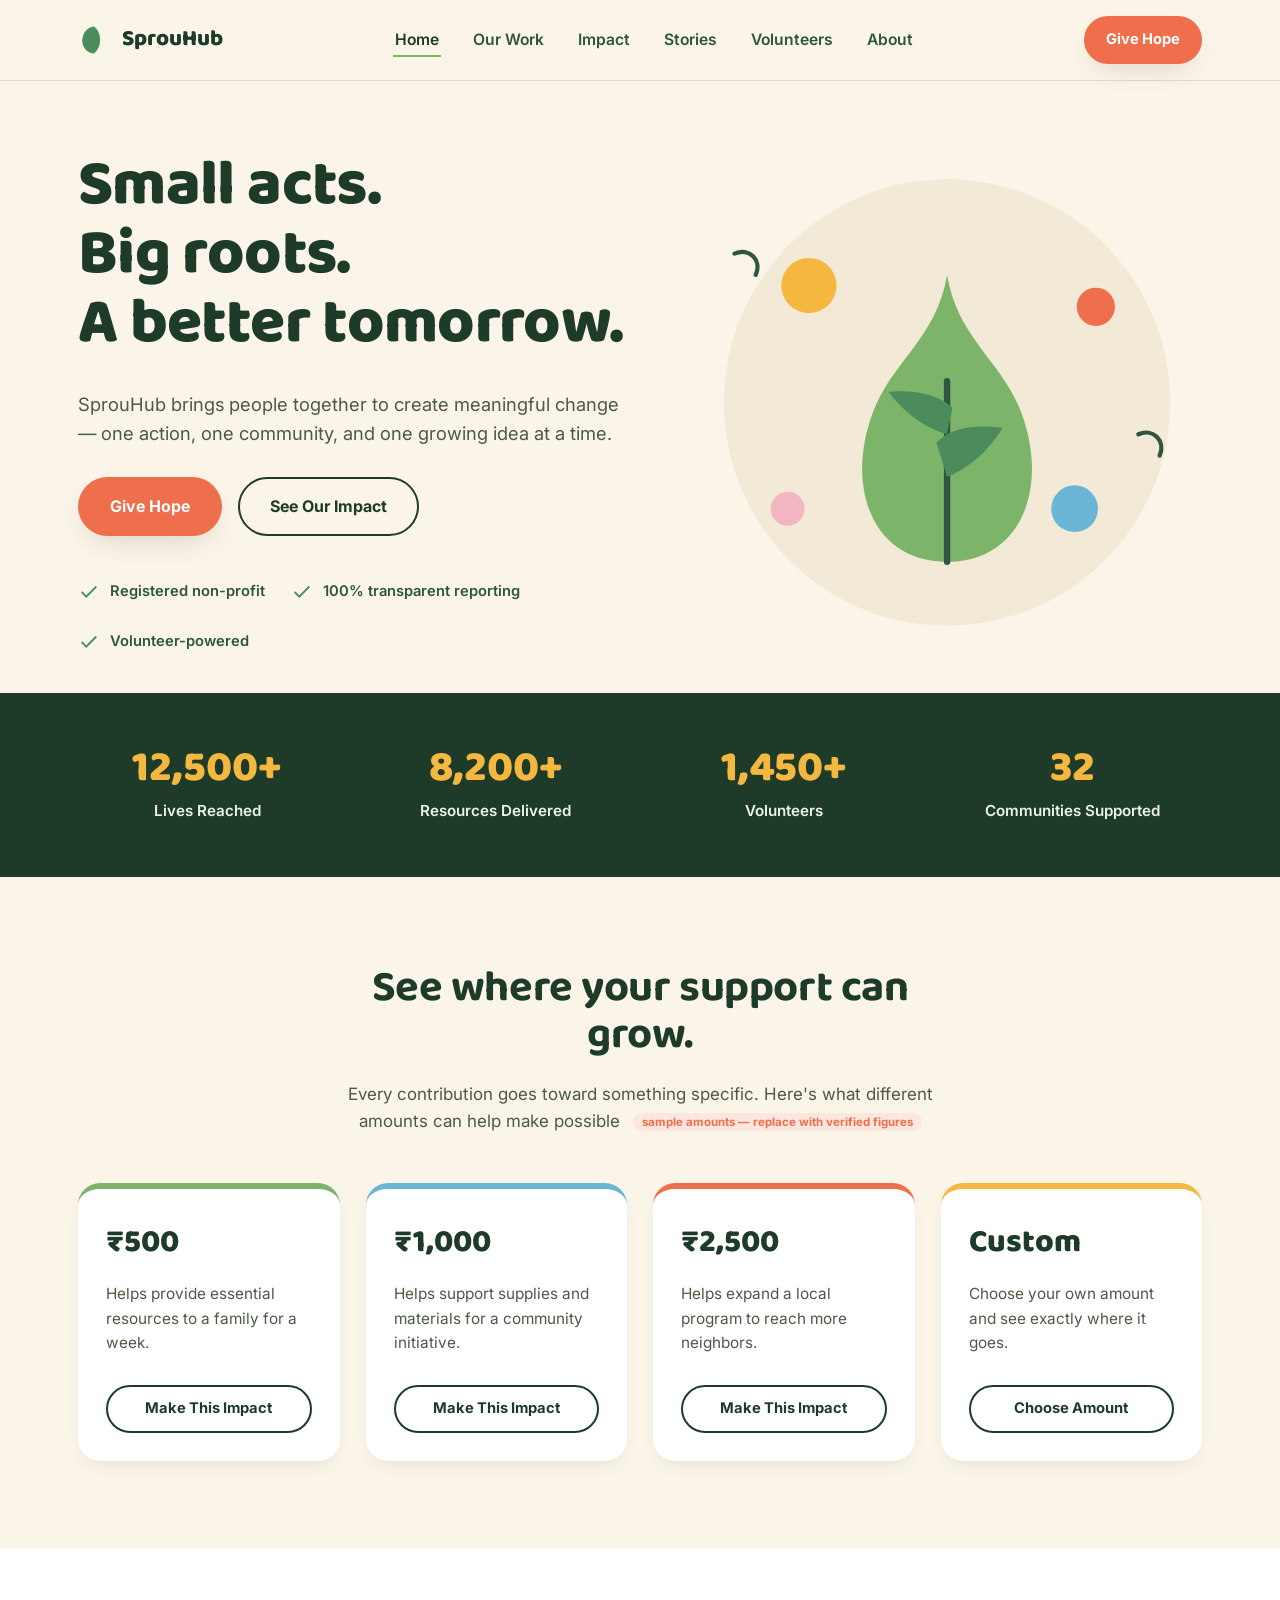
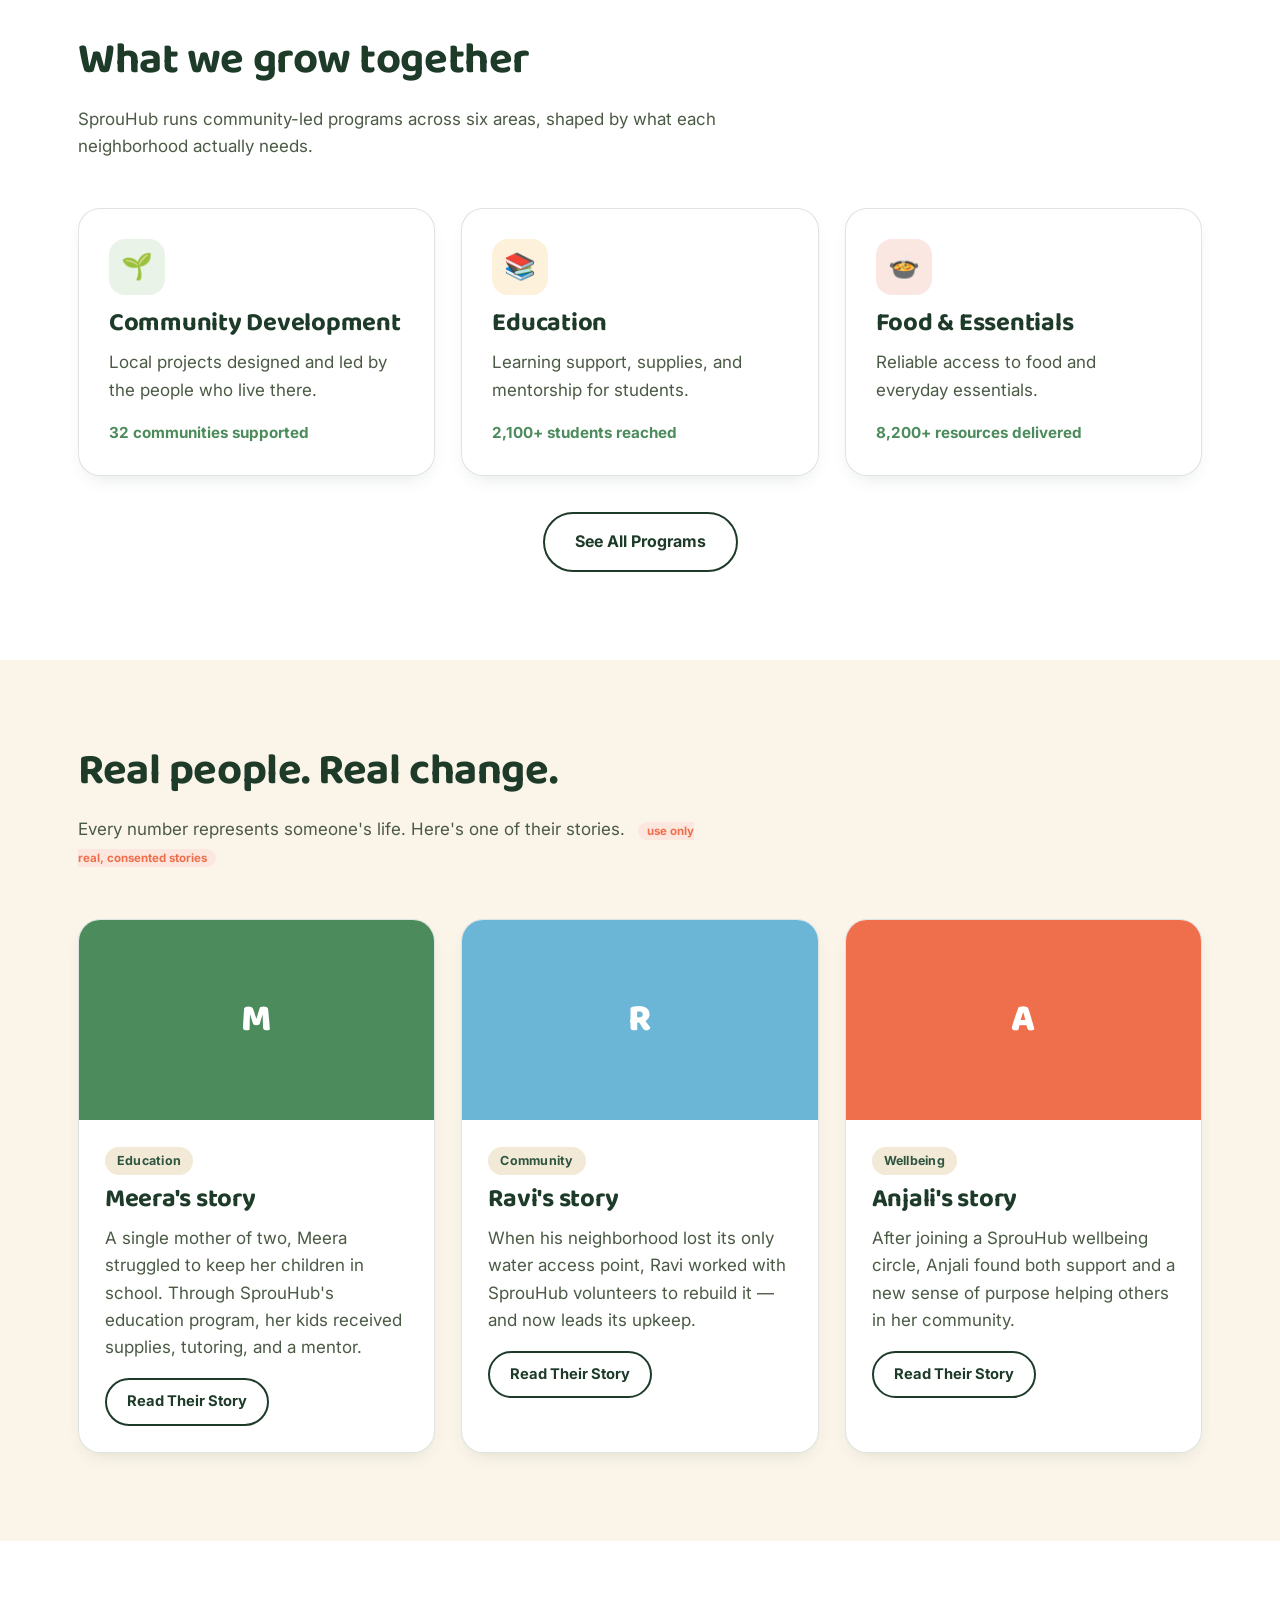
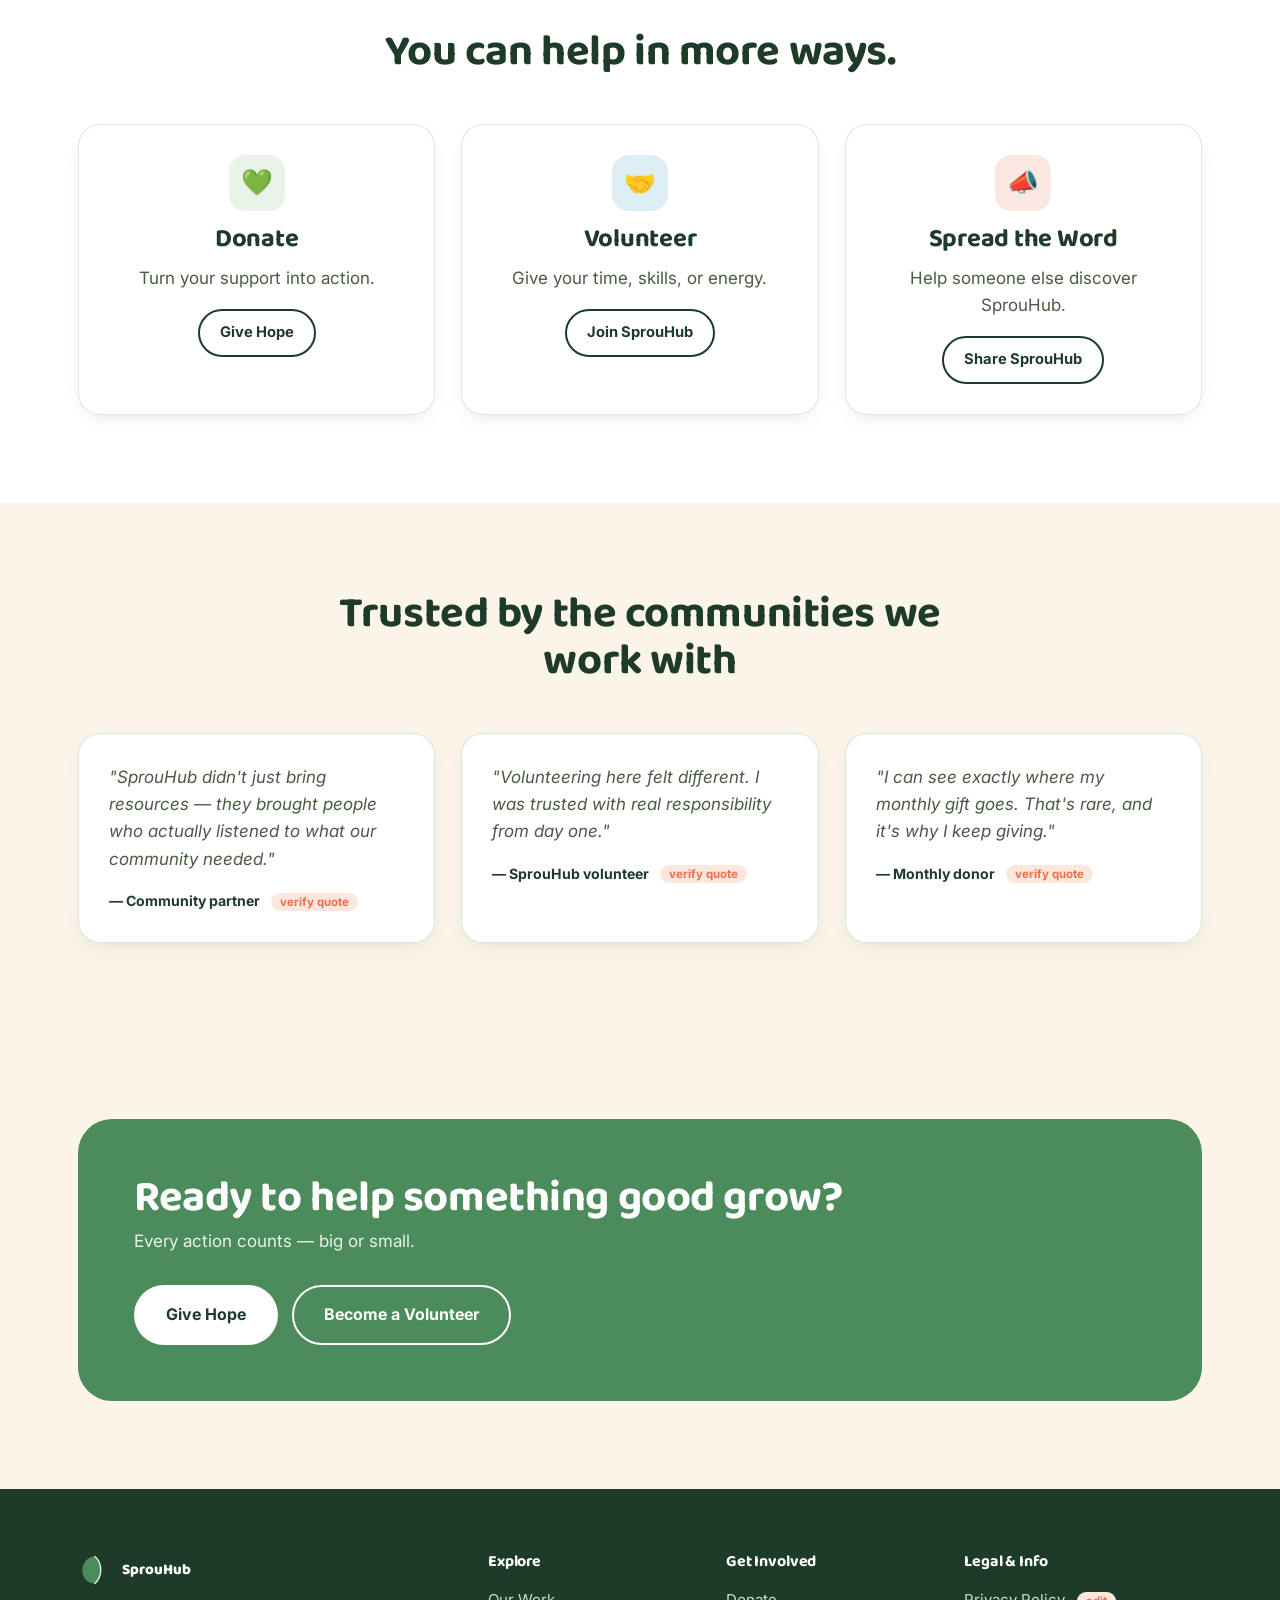
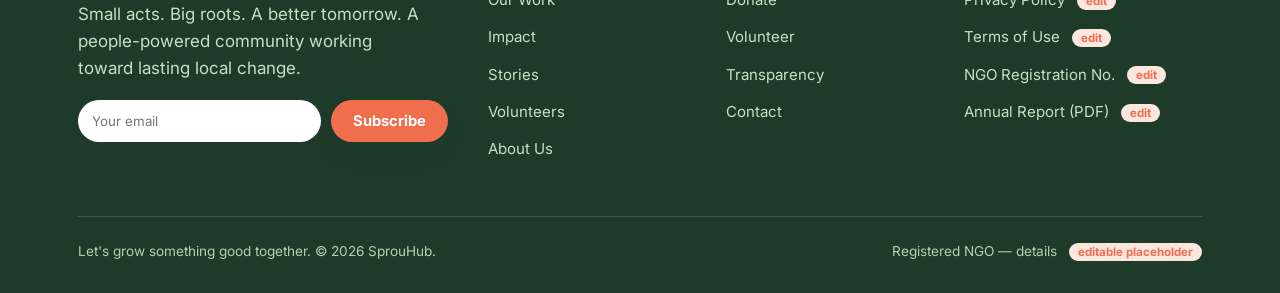
<file: index.html>
<!DOCTYPE html>
<html lang="en">
<head>
<meta charset="UTF-8">
<meta name="viewport" content="width=device-width, initial-scale=1.0">
<title>SprouHub — Small acts. Big roots. A better tomorrow.</title>
<meta name="description" content="SprouHub is a people-powered community organization creating meaningful local change through community programs, real volunteers, and transparent giving.">
<meta property="og:title" content="SprouHub — Small acts. Big roots. A better tomorrow.">
<meta property="og:description" content="Join a joyful community turning small acts into lasting change.">
<meta property="og:type" content="website">
<link rel="stylesheet" href="styles.css">
</head>
<body>
<div id="site-header" class="site-header"></div>

<main id="main">

  <!-- HERO -->
  <section class="hero">
    <div class="container hero-grid">
      <div class="hero-copy">
        <h1>Small acts.<br>Big roots.<br>A better tomorrow.</h1>
        <p class="lead">SprouHub brings people together to create meaningful change — one action, one community, and one growing idea at a time.</p>
        <div class="hero-cta">
          <a href="donate.html" class="btn btn-primary">Give Hope</a>
          <a href="impact.html" class="btn btn-secondary">See Our Impact</a>
        </div>
        <div class="hero-badges">
          <span class="hero-badge"><svg viewBox="0 0 24 24" fill="none" stroke="currentColor" stroke-width="2"><path d="M20 6L9 17l-5-5"/></svg>Registered non-profit</span>
          <span class="hero-badge"><svg viewBox="0 0 24 24" fill="none" stroke="currentColor" stroke-width="2"><path d="M20 6L9 17l-5-5"/></svg>100% transparent reporting</span>
          <span class="hero-badge"><svg viewBox="0 0 24 24" fill="none" stroke="currentColor" stroke-width="2"><path d="M20 6L9 17l-5-5"/></svg>Volunteer-powered</span>
        </div>
      </div>
      <div class="hero-art" aria-hidden="true">
        <svg viewBox="0 0 480 460" style="width:100%;height:auto;">
          <circle cx="240" cy="230" r="210" fill="#F2E9D6"/>
          <path d="M240 380c-70 0-96-70-70-140 18-49 60-70 70-130 10 60 52 81 70 130 26 70 0 140-70 140Z" fill="#7CB56A"/>
          <path d="M240 380V210" stroke="#2E5540" stroke-width="6" stroke-linecap="round"/>
          <path d="M240 260c-35-10-55-40-55-40s40-5 60 15" fill="#4C8B5B"/>
          <path d="M240 300c35-14 52-46 52-46s-42-8-62 14" fill="#4C8B5B"/>
          <circle cx="110" cy="120" r="26" fill="#F4B740"/>
          <circle cx="380" cy="140" r="18" fill="#EF6F4C"/>
          <circle cx="360" cy="330" r="22" fill="#6BB6D6"/>
          <circle cx="90" cy="330" r="16" fill="#F3B7C4"/>
          <path d="M40 90c14-6 26 6 20 20" stroke="#2E5540" stroke-width="4" fill="none" stroke-linecap="round"/>
          <path d="M420 260c14-6 26 6 20 20" stroke="#2E5540" stroke-width="4" fill="none" stroke-linecap="round"/>
        </svg>
      </div>
    </div>
  </section>

  <!-- IMPACT STRIP -->
  <section class="impact-strip" style="padding-top:54px;padding-bottom:54px;">
    <div class="container impact-grid">
      <div><div class="impact-num" data-count="12500" data-suffix="+">0</div><div class="impact-label">Lives Reached</div></div>
      <div><div class="impact-num" data-count="8200" data-suffix="+">0</div><div class="impact-label">Resources Delivered</div></div>
      <div><div class="impact-num" data-count="1450" data-suffix="+">0</div><div class="impact-label">Volunteers</div></div>
      <div><div class="impact-num" data-count="32">0</div><div class="impact-label">Communities Supported</div></div>
    </div>
  </section>

  <!-- WHERE YOUR SUPPORT GROWS -->
  <section>
    <div class="container">
      <div class="section-head center">
        <h2>See where your support can grow.</h2>
        <p style="margin:0 auto;">Every contribution goes toward something specific. Here's what different amounts can help make possible <span class="placeholder-tag">sample amounts — replace with verified figures</span></p>
      </div>
      <div class="card-grid grid-4">
        <div class="give-card">
          <span class="give-amount">₹500</span>
          <p>Helps provide essential resources to a family for a week.</p>
          <a href="donate.html?amount=500" class="btn btn-secondary btn-sm">Make This Impact</a>
        </div>
        <div class="give-card">
          <span class="give-amount">₹1,000</span>
          <p>Helps support supplies and materials for a community initiative.</p>
          <a href="donate.html?amount=1000" class="btn btn-secondary btn-sm">Make This Impact</a>
        </div>
        <div class="give-card">
          <span class="give-amount">₹2,500</span>
          <p>Helps expand a local program to reach more neighbors.</p>
          <a href="donate.html?amount=2500" class="btn btn-secondary btn-sm">Make This Impact</a>
        </div>
        <div class="give-card">
          <span class="give-amount">Custom</span>
          <p>Choose your own amount and see exactly where it goes.</p>
          <a href="donate.html" class="btn btn-secondary btn-sm">Choose Amount</a>
        </div>
      </div>
    </div>
  </section>

  <!-- OUR WORK PREVIEW -->
  <section style="background:var(--paper);">
    <div class="container">
      <div class="section-head">
        <h2>What we grow together</h2>
        <p>SprouHub runs community-led programs across six areas, shaped by what each neighborhood actually needs.</p>
      </div>
      <div class="card-grid grid-3">
        <div class="card program-card">
          <div class="program-icon" style="background:#EAF3E8;">🌱</div>
          <h3>Community Development</h3>
          <p>Local projects designed and led by the people who live there.</p>
          <div class="program-metric">32 communities supported</div>
        </div>
        <div class="card program-card">
          <div class="program-icon" style="background:#FDF1DC;">📚</div>
          <h3>Education</h3>
          <p>Learning support, supplies, and mentorship for students.</p>
          <div class="program-metric">2,100+ students reached</div>
        </div>
        <div class="card program-card">
          <div class="program-icon" style="background:#FBE7E1;">🍲</div>
          <h3>Food &amp; Essentials</h3>
          <p>Reliable access to food and everyday essentials.</p>
          <div class="program-metric">8,200+ resources delivered</div>
        </div>
      </div>
      <div style="text-align:center;margin-top:36px;">
        <a href="our-work.html" class="btn btn-secondary">See All Programs</a>
      </div>
    </div>
  </section>

  <!-- REAL STORIES PREVIEW -->
  <section>
    <div class="container">
      <div class="section-head">
        <h2>Real people. Real change.</h2>
        <p>Every number represents someone's life. Here's one of their stories. <span class="placeholder-tag">use only real, consented stories</span></p>
      </div>
      <div class="card-grid grid-3">
        <article class="card story-card">
          <div class="story-photo" style="background:var(--leaf);">M</div>
          <div class="story-body">
            <span class="story-tag">Education</span>
            <h3>Meera's story</h3>
            <p>A single mother of two, Meera struggled to keep her children in school. Through SprouHub's education program, her kids received supplies, tutoring, and a mentor.</p>
            <a href="stories.html" class="btn btn-secondary btn-sm">Read Their Story</a>
          </div>
        </article>
        <article class="card story-card">
          <div class="story-photo" style="background:var(--sky);">R</div>
          <div class="story-body">
            <span class="story-tag">Community</span>
            <h3>Ravi's story</h3>
            <p>When his neighborhood lost its only water access point, Ravi worked with SprouHub volunteers to rebuild it — and now leads its upkeep.</p>
            <a href="stories.html" class="btn btn-secondary btn-sm">Read Their Story</a>
          </div>
        </article>
        <article class="card story-card">
          <div class="story-photo" style="background:var(--coral);">A</div>
          <div class="story-body">
            <span class="story-tag">Wellbeing</span>
            <h3>Anjali's story</h3>
            <p>After joining a SprouHub wellbeing circle, Anjali found both support and a new sense of purpose helping others in her community.</p>
            <a href="stories.html" class="btn btn-secondary btn-sm">Read Their Story</a>
          </div>
        </article>
      </div>
    </div>
  </section>

  <!-- OTHER WAYS TO HELP -->
  <section style="background:var(--paper);">
    <div class="container">
      <div class="section-head center">
        <h2>You can help in more ways.</h2>
      </div>
      <div class="card-grid grid-3">
        <div class="card text-center">
          <div class="program-icon" style="margin:0 auto 14px;background:#EAF3E8;">💚</div>
          <h3>Donate</h3>
          <p>Turn your support into action.</p>
          <a href="donate.html" class="btn btn-secondary btn-sm">Give Hope</a>
        </div>
        <div class="card text-center">
          <div class="program-icon" style="margin:0 auto 14px;background:#DDEFF5;">🤝</div>
          <h3>Volunteer</h3>
          <p>Give your time, skills, or energy.</p>
          <a href="volunteers.html#signup" class="btn btn-secondary btn-sm">Join SprouHub</a>
        </div>
        <div class="card text-center">
          <div class="program-icon" style="margin:0 auto 14px;background:#FBE7E1;">📣</div>
          <h3>Spread the Word</h3>
          <p>Help someone else discover SprouHub.</p>
          <a href="about.html" class="btn btn-secondary btn-sm">Share SprouHub</a>
        </div>
      </div>
    </div>
  </section>

  <!-- SOCIAL PROOF -->
  <section>
    <div class="container">
      <div class="section-head center">
        <h2>Trusted by the communities we work with</h2>
      </div>
      <div class="card-grid grid-3">
        <div class="card">
          <p style="font-style:italic;">"SprouHub didn't just bring resources — they brought people who actually listened to what our community needed."</p>
          <p class="small" style="margin:0;color:var(--forest);font-weight:700;">— Community partner <span class="placeholder-tag">verify quote</span></p>
        </div>
        <div class="card">
          <p style="font-style:italic;">"Volunteering here felt different. I was trusted with real responsibility from day one."</p>
          <p class="small" style="margin:0;color:var(--forest);font-weight:700;">— SprouHub volunteer <span class="placeholder-tag">verify quote</span></p>
        </div>
        <div class="card">
          <p style="font-style:italic;">"I can see exactly where my monthly gift goes. That's rare, and it's why I keep giving."</p>
          <p class="small" style="margin:0;color:var(--forest);font-weight:700;">— Monthly donor <span class="placeholder-tag">verify quote</span></p>
        </div>
      </div>
    </div>
  </section>

  <!-- CTA BANNER -->
  <section>
    <div class="container">
      <div class="cta-banner">
        <div>
          <h2>Ready to help something good grow?</h2>
          <p>Every action counts — big or small.</p>
        </div>
        <div style="display:flex;gap:14px;flex-wrap:wrap;">
          <a href="donate.html" class="btn btn-light">Give Hope</a>
          <a href="volunteers.html#signup" class="btn" style="background:transparent;border:2px solid #fff;color:#fff;">Become a Volunteer</a>
        </div>
      </div>
    </div>
  </section>

</main>

<div id="site-footer" class="site-footer"></div>
<script src="common.js"></script>
</body>
</html>
</file>
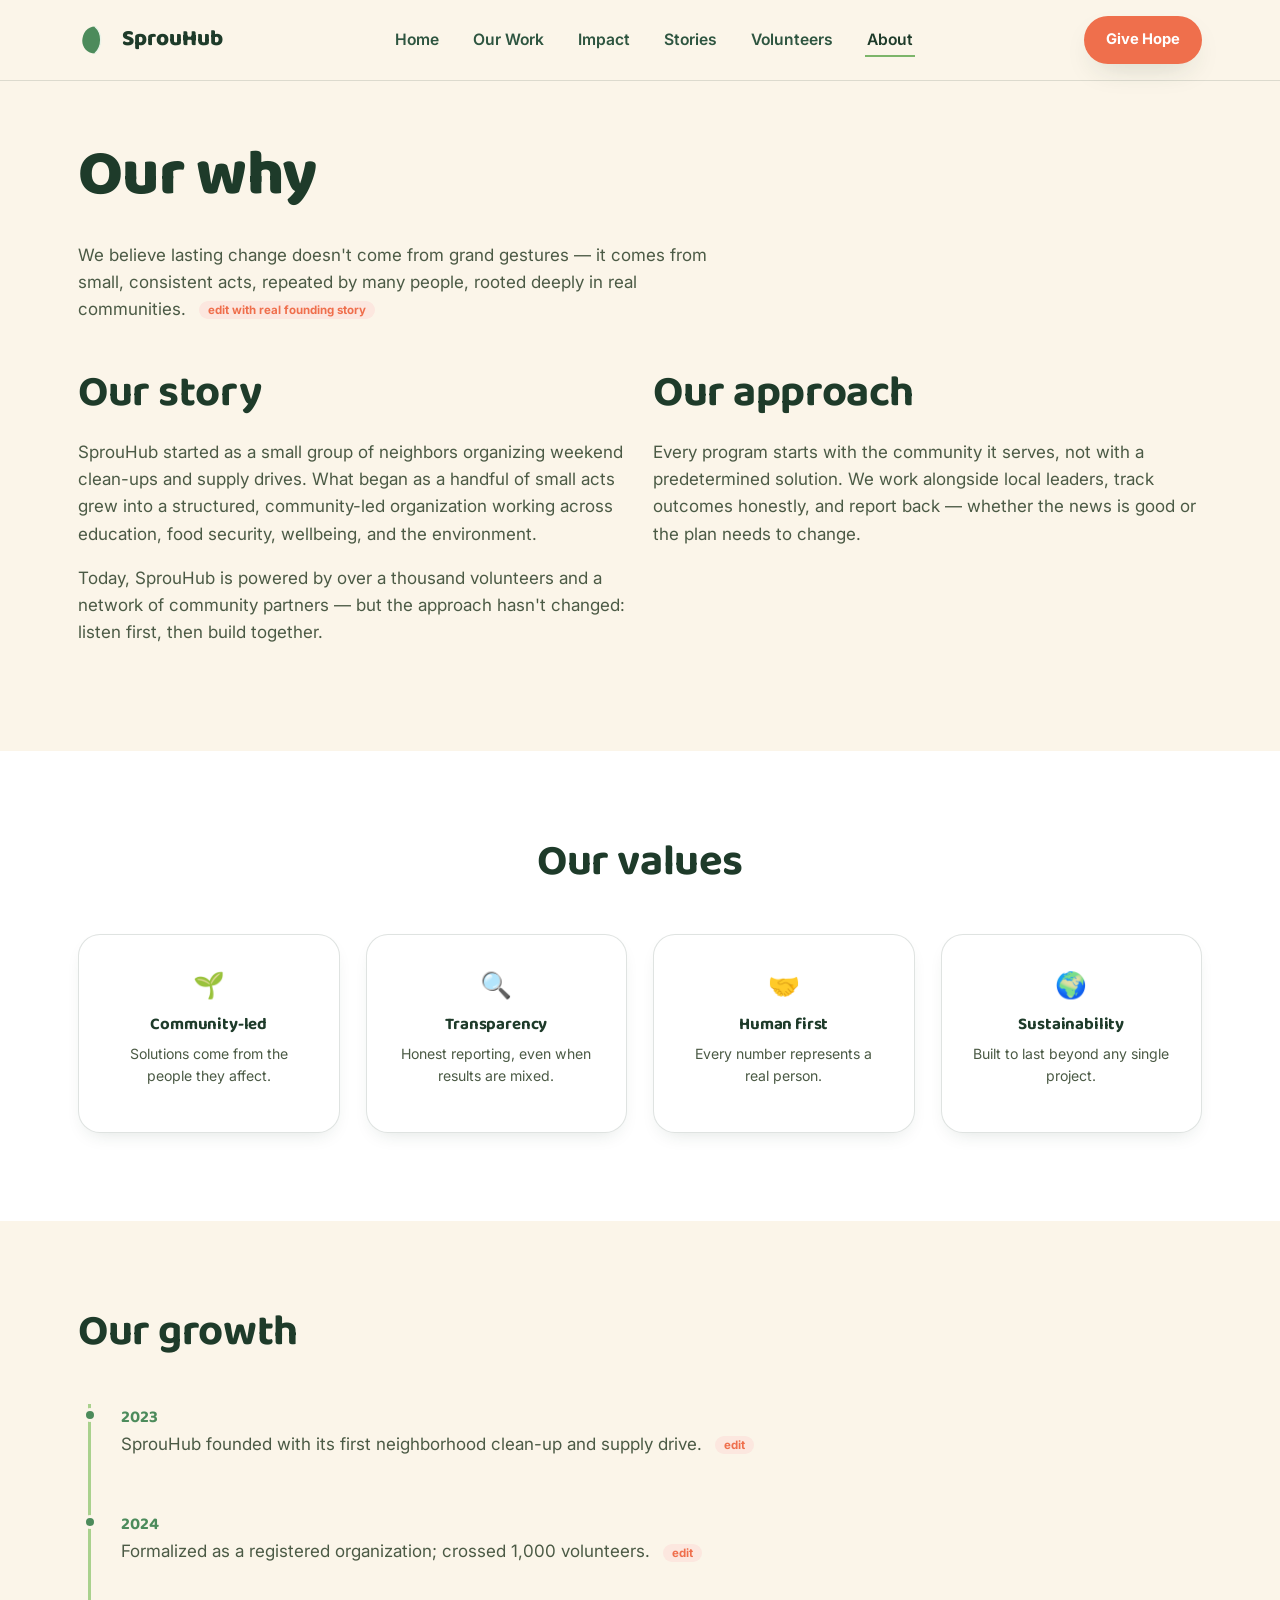
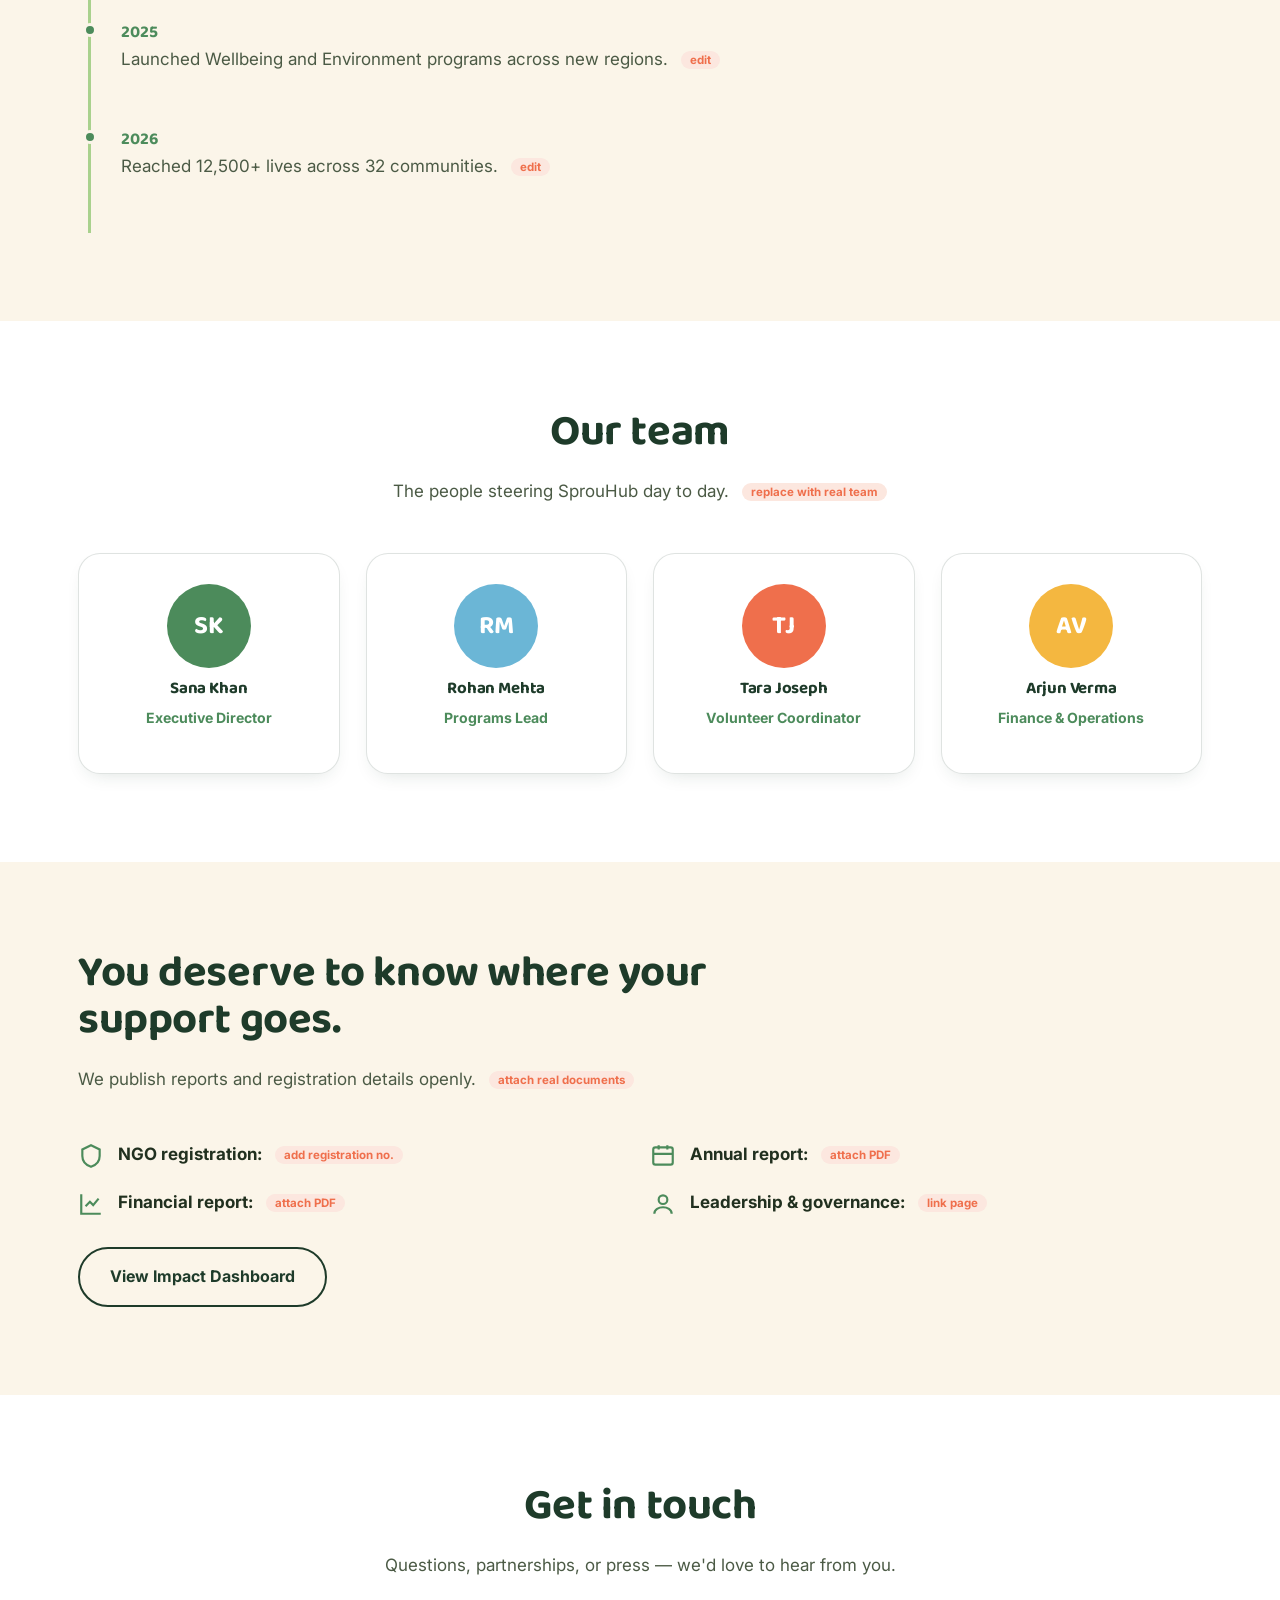
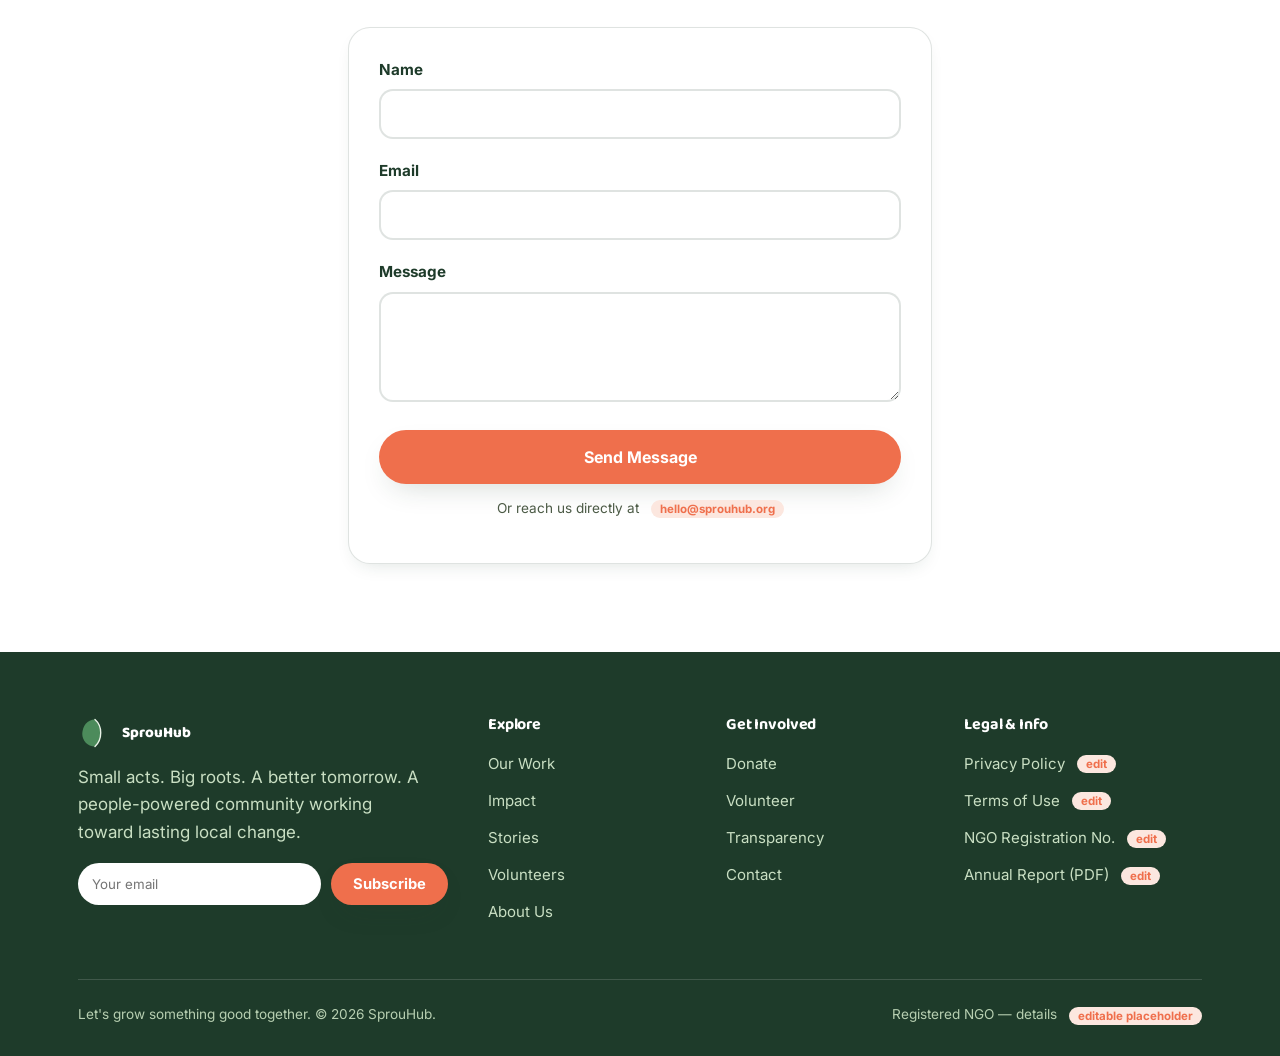
<file: about.html>
<!DOCTYPE html>
<html lang="en">
<head>
<meta charset="UTF-8">
<meta name="viewport" content="width=device-width, initial-scale=1.0">
<title>About — SprouHub</title>
<meta name="description" content="Learn about SprouHub's story, values, team, and commitment to transparency.">
<link rel="stylesheet" href="styles.css">
</head>
<body>
<div id="site-header" class="site-header"></div>
<main id="main">

  <section class="page-hero">
    <div class="container">
      <h1>Our why</h1>
      <p class="lead">We believe lasting change doesn't come from grand gestures — it comes from small, consistent acts, repeated by many people, rooted deeply in real communities. <span class="placeholder-tag">edit with real founding story</span></p>
    </div>
  </section>

  <section style="padding-top:10px;">
    <div class="container">
      <div class="card-grid grid-2" style="align-items:start;">
        <div>
          <h2>Our story</h2>
          <p>SprouHub started as a small group of neighbors organizing weekend clean-ups and supply drives. What began as a handful of small acts grew into a structured, community-led organization working across education, food security, wellbeing, and the environment.</p>
          <p>Today, SprouHub is powered by over a thousand volunteers and a network of community partners — but the approach hasn't changed: listen first, then build together.</p>
        </div>
        <div>
          <h2>Our approach</h2>
          <p>Every program starts with the community it serves, not with a predetermined solution. We work alongside local leaders, track outcomes honestly, and report back — whether the news is good or the plan needs to change.</p>
        </div>
      </div>
    </div>
  </section>

  <section style="background:var(--paper);">
    <div class="container">
      <div class="section-head center">
        <h2>Our values</h2>
      </div>
      <div class="card-grid grid-4">
        <div class="card text-center"><div style="font-size:1.6rem;">🌱</div><h3 style="margin-top:10px;font-size:1.05rem;">Community-led</h3><p class="small">Solutions come from the people they affect.</p></div>
        <div class="card text-center"><div style="font-size:1.6rem;">🔍</div><h3 style="margin-top:10px;font-size:1.05rem;">Transparency</h3><p class="small">Honest reporting, even when results are mixed.</p></div>
        <div class="card text-center"><div style="font-size:1.6rem;">🤝</div><h3 style="margin-top:10px;font-size:1.05rem;">Human first</h3><p class="small">Every number represents a real person.</p></div>
        <div class="card text-center"><div style="font-size:1.6rem;">🌍</div><h3 style="margin-top:10px;font-size:1.05rem;">Sustainability</h3><p class="small">Built to last beyond any single project.</p></div>
      </div>
    </div>
  </section>

  <section>
    <div class="container">
      <div class="section-head">
        <h2>Our growth</h2>
      </div>
      <div class="timeline">
        <div class="timeline-item"><div class="timeline-year">2023</div><p>SprouHub founded with its first neighborhood clean-up and supply drive. <span class="placeholder-tag">edit</span></p></div>
        <div class="timeline-item"><div class="timeline-year">2024</div><p>Formalized as a registered organization; crossed 1,000 volunteers. <span class="placeholder-tag">edit</span></p></div>
        <div class="timeline-item"><div class="timeline-year">2025</div><p>Launched Wellbeing and Environment programs across new regions. <span class="placeholder-tag">edit</span></p></div>
        <div class="timeline-item"><div class="timeline-year">2026</div><p>Reached 12,500+ lives across 32 communities. <span class="placeholder-tag">edit</span></p></div>
      </div>
    </div>
  </section>

  <section style="background:var(--paper);">
    <div class="container">
      <div class="section-head center">
        <h2>Our team</h2>
        <p style="margin:0 auto;">The people steering SprouHub day to day. <span class="placeholder-tag">replace with real team</span></p>
      </div>
      <div class="card-grid grid-4">
        <div class="card text-center">
          <div class="avatar" style="background:var(--leaf);margin-bottom:12px;">SK</div>
          <h3 style="font-size:1.05rem;">Sana Khan</h3>
          <p class="small" style="color:var(--leaf);font-weight:700;">Executive Director</p>
        </div>
        <div class="card text-center">
          <div class="avatar" style="background:var(--sky);margin-bottom:12px;">RM</div>
          <h3 style="font-size:1.05rem;">Rohan Mehta</h3>
          <p class="small" style="color:var(--leaf);font-weight:700;">Programs Lead</p>
        </div>
        <div class="card text-center">
          <div class="avatar" style="background:var(--coral);margin-bottom:12px;">TJ</div>
          <h3 style="font-size:1.05rem;">Tara Joseph</h3>
          <p class="small" style="color:var(--leaf);font-weight:700;">Volunteer Coordinator</p>
        </div>
        <div class="card text-center">
          <div class="avatar" style="background:var(--yellow);margin-bottom:12px;">AV</div>
          <h3 style="font-size:1.05rem;">Arjun Verma</h3>
          <p class="small" style="color:var(--leaf);font-weight:700;">Finance &amp; Operations</p>
        </div>
      </div>
    </div>
  </section>

  <!-- TRANSPARENCY -->
  <section id="transparency">
    <div class="container">
      <div class="section-head">
        <h2>You deserve to know where your support goes.</h2>
        <p>We publish reports and registration details openly. <span class="placeholder-tag">attach real documents</span></p>
      </div>
      <div class="trust-grid" style="margin-bottom:30px;">
        <div class="trust-item"><svg viewBox="0 0 24 24" fill="none" stroke="currentColor" stroke-width="2"><path d="M12 2l8 4v6c0 5-3.4 8.4-8 10-4.6-1.6-8-5-8-10V6l8-4z"/></svg><span><strong>NGO registration:</strong> <span class="placeholder-tag">add registration no.</span></span></div>
        <div class="trust-item"><svg viewBox="0 0 24 24" fill="none" stroke="currentColor" stroke-width="2"><rect x="3" y="4" width="18" height="16" rx="2"/><path d="M8 2v4M16 2v4M3 10h18"/></svg><span><strong>Annual report:</strong> <span class="placeholder-tag">attach PDF</span></span></div>
        <div class="trust-item"><svg viewBox="0 0 24 24" fill="none" stroke="currentColor" stroke-width="2"><path d="M3 3v18h18"/><path d="M7 14l4-4 3 3 5-6"/></svg><span><strong>Financial report:</strong> <span class="placeholder-tag">attach PDF</span></span></div>
        <div class="trust-item"><svg viewBox="0 0 24 24" fill="none" stroke="currentColor" stroke-width="2"><circle cx="12" cy="8" r="4"/><path d="M4 21c0-4 4-6 8-6s8 2 8 6"/></svg><span><strong>Leadership &amp; governance:</strong> <span class="placeholder-tag">link page</span></span></div>
      </div>
      <a href="impact.html" class="btn btn-secondary">View Impact Dashboard</a>
    </div>
  </section>

  <!-- CONTACT -->
  <section id="contact" style="background:var(--paper);">
    <div class="container" style="max-width:640px;">
      <div class="section-head center">
        <h2>Get in touch</h2>
        <p style="margin:0 auto;">Questions, partnerships, or press — we'd love to hear from you.</p>
      </div>
      <div class="card">
        <div class="form-field">
          <label for="cName">Name</label>
          <input type="text" id="cName">
        </div>
        <div class="form-field">
          <label for="cEmail">Email</label>
          <input type="email" id="cEmail">
        </div>
        <div class="form-field">
          <label for="cMsg">Message</label>
          <textarea id="cMsg"></textarea>
        </div>
        <button class="btn btn-primary btn-block" type="button" onclick="alert('Thanks — we\'ll be in touch soon! (demo form)')">Send Message</button>
        <p class="hint text-center" style="margin-top:14px;">Or reach us directly at <span class="placeholder-tag">hello@sprouhub.org</span></p>
      </div>
    </div>
  </section>

</main>
<div id="site-footer" class="site-footer"></div>
<script src="common.js"></script>
</body>
</html>
</file>
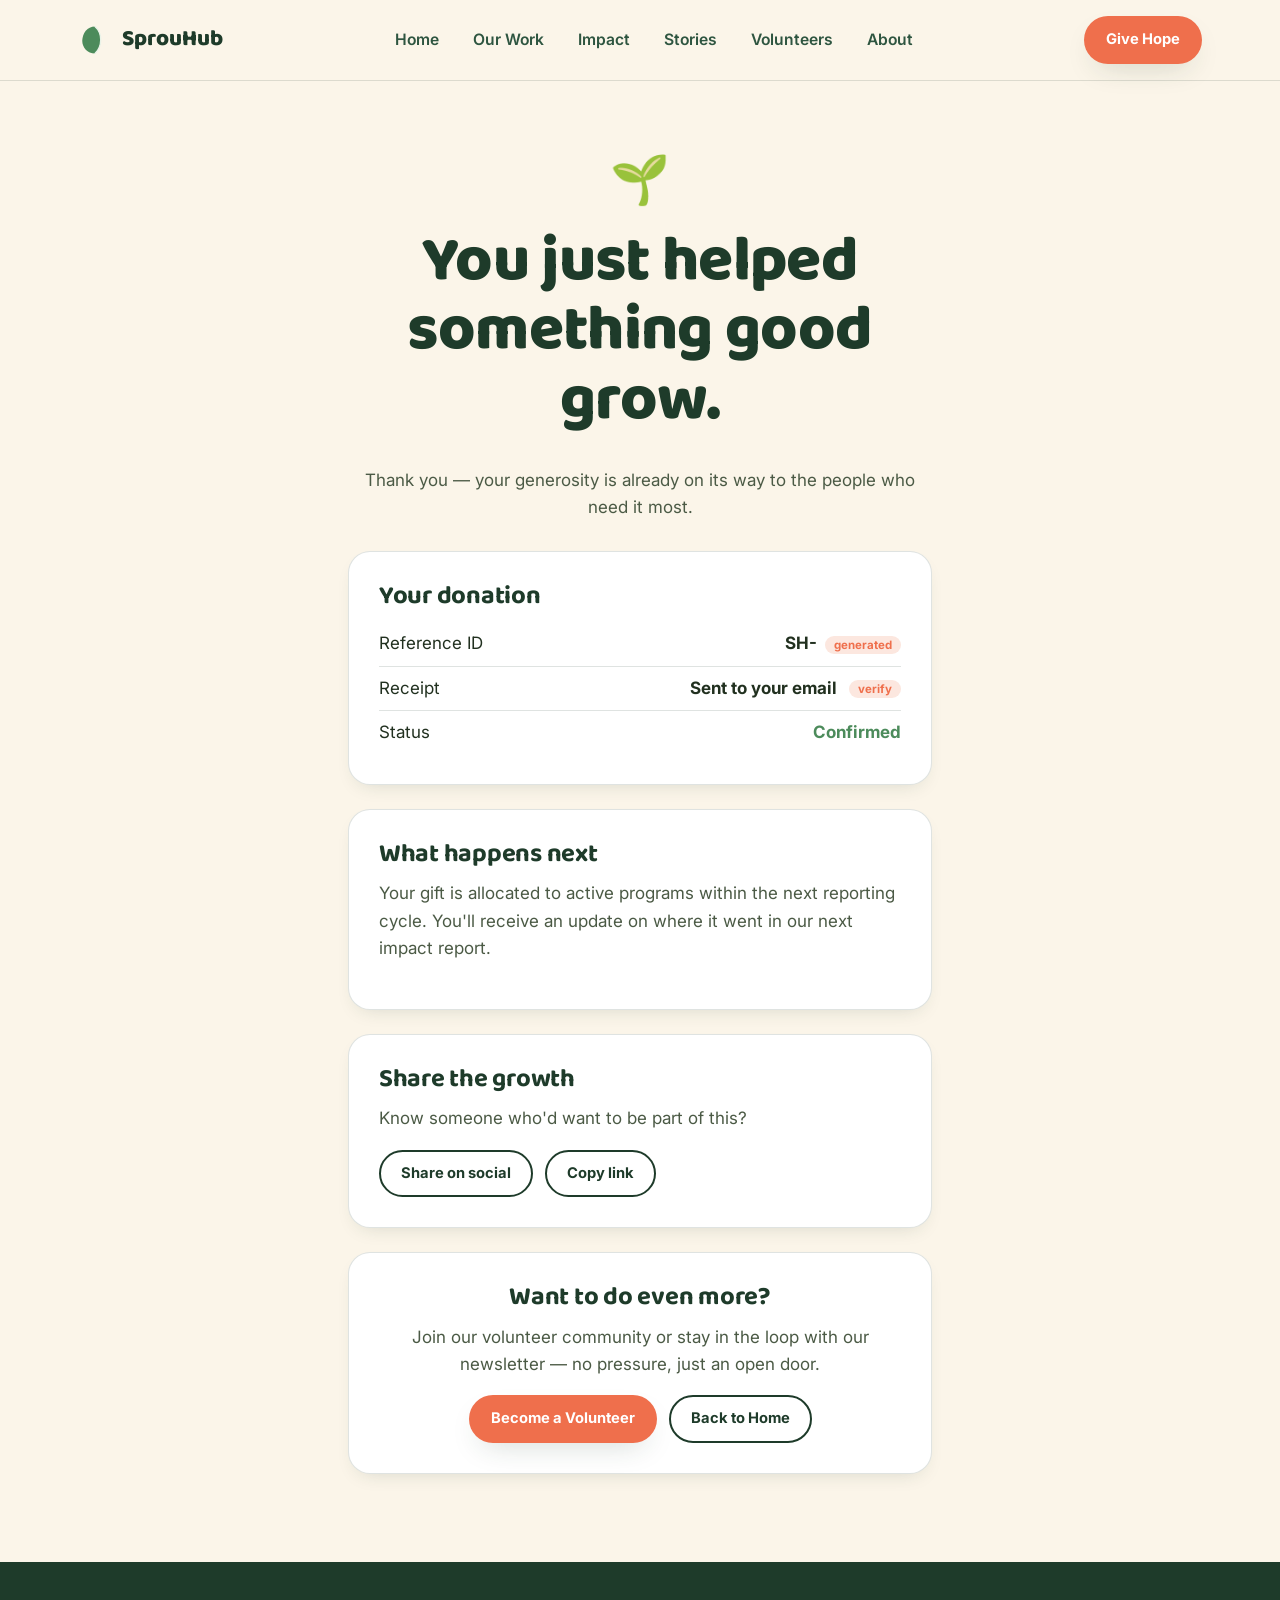
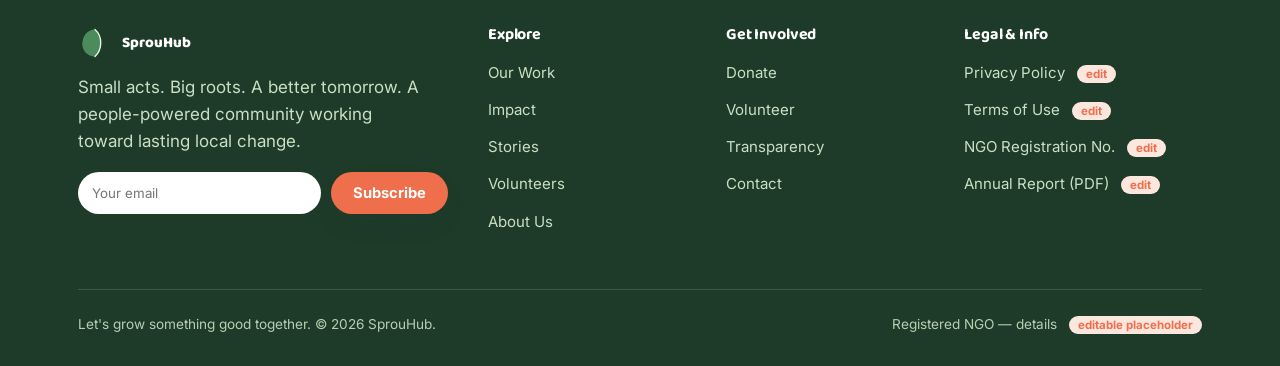
<file: donate-success.html>
<!DOCTYPE html>
<html lang="en">
<head>
<meta charset="UTF-8">
<meta name="viewport" content="width=device-width, initial-scale=1.0">
<title>Thank you — SprouHub</title>
<link rel="stylesheet" href="styles.css">
</head>
<body>
<div id="site-header" class="site-header"></div>
<main id="main">
  <section class="page-hero center">
    <div class="container" style="max-width:640px;">
      <div style="font-size:3rem;margin-bottom:10px;">🌱</div>
      <h1>You just helped something good grow.</h1>
      <p class="lead" style="margin:0 auto;">Thank you — your generosity is already on its way to the people who need it most.</p>
    </div>
  </section>

  <section style="padding-top:10px;">
    <div class="container" style="max-width:640px;">
      <div class="card" style="margin-bottom:24px;">
        <h3>Your donation</h3>
        <div class="summary-row" style="display:flex;justify-content:space-between;padding:8px 0;border-bottom:1px solid var(--line);"><span>Reference ID</span><strong>SH-<span class="placeholder-tag">generated</span></strong></div>
        <div class="summary-row" style="display:flex;justify-content:space-between;padding:8px 0;border-bottom:1px solid var(--line);"><span>Receipt</span><strong>Sent to your email <span class="placeholder-tag">verify</span></strong></div>
        <div class="summary-row" style="display:flex;justify-content:space-between;padding:8px 0;"><span>Status</span><strong style="color:var(--leaf);">Confirmed</strong></div>
      </div>

      <div class="card" style="margin-bottom:24px;">
        <h3>What happens next</h3>
        <p>Your gift is allocated to active programs within the next reporting cycle. You'll receive an update on where it went in our next impact report.</p>
      </div>

      <div class="card" style="margin-bottom:24px;">
        <h3>Share the growth</h3>
        <p>Know someone who'd want to be part of this?</p>
        <div style="display:flex;gap:12px;flex-wrap:wrap;">
          <a href="#" class="btn btn-secondary btn-sm">Share on social</a>
          <a href="#" class="btn btn-secondary btn-sm">Copy link</a>
        </div>
      </div>

      <div class="card" style="text-align:center;">
        <h3>Want to do even more?</h3>
        <p>Join our volunteer community or stay in the loop with our newsletter — no pressure, just an open door.</p>
        <div style="display:flex;gap:12px;justify-content:center;flex-wrap:wrap;">
          <a href="volunteers.html#signup" class="btn btn-primary btn-sm">Become a Volunteer</a>
          <a href="index.html" class="btn btn-secondary btn-sm">Back to Home</a>
        </div>
      </div>
    </div>
  </section>
</main>
<div id="site-footer" class="site-footer"></div>
<script src="common.js"></script>
</body>
</html>
</file>
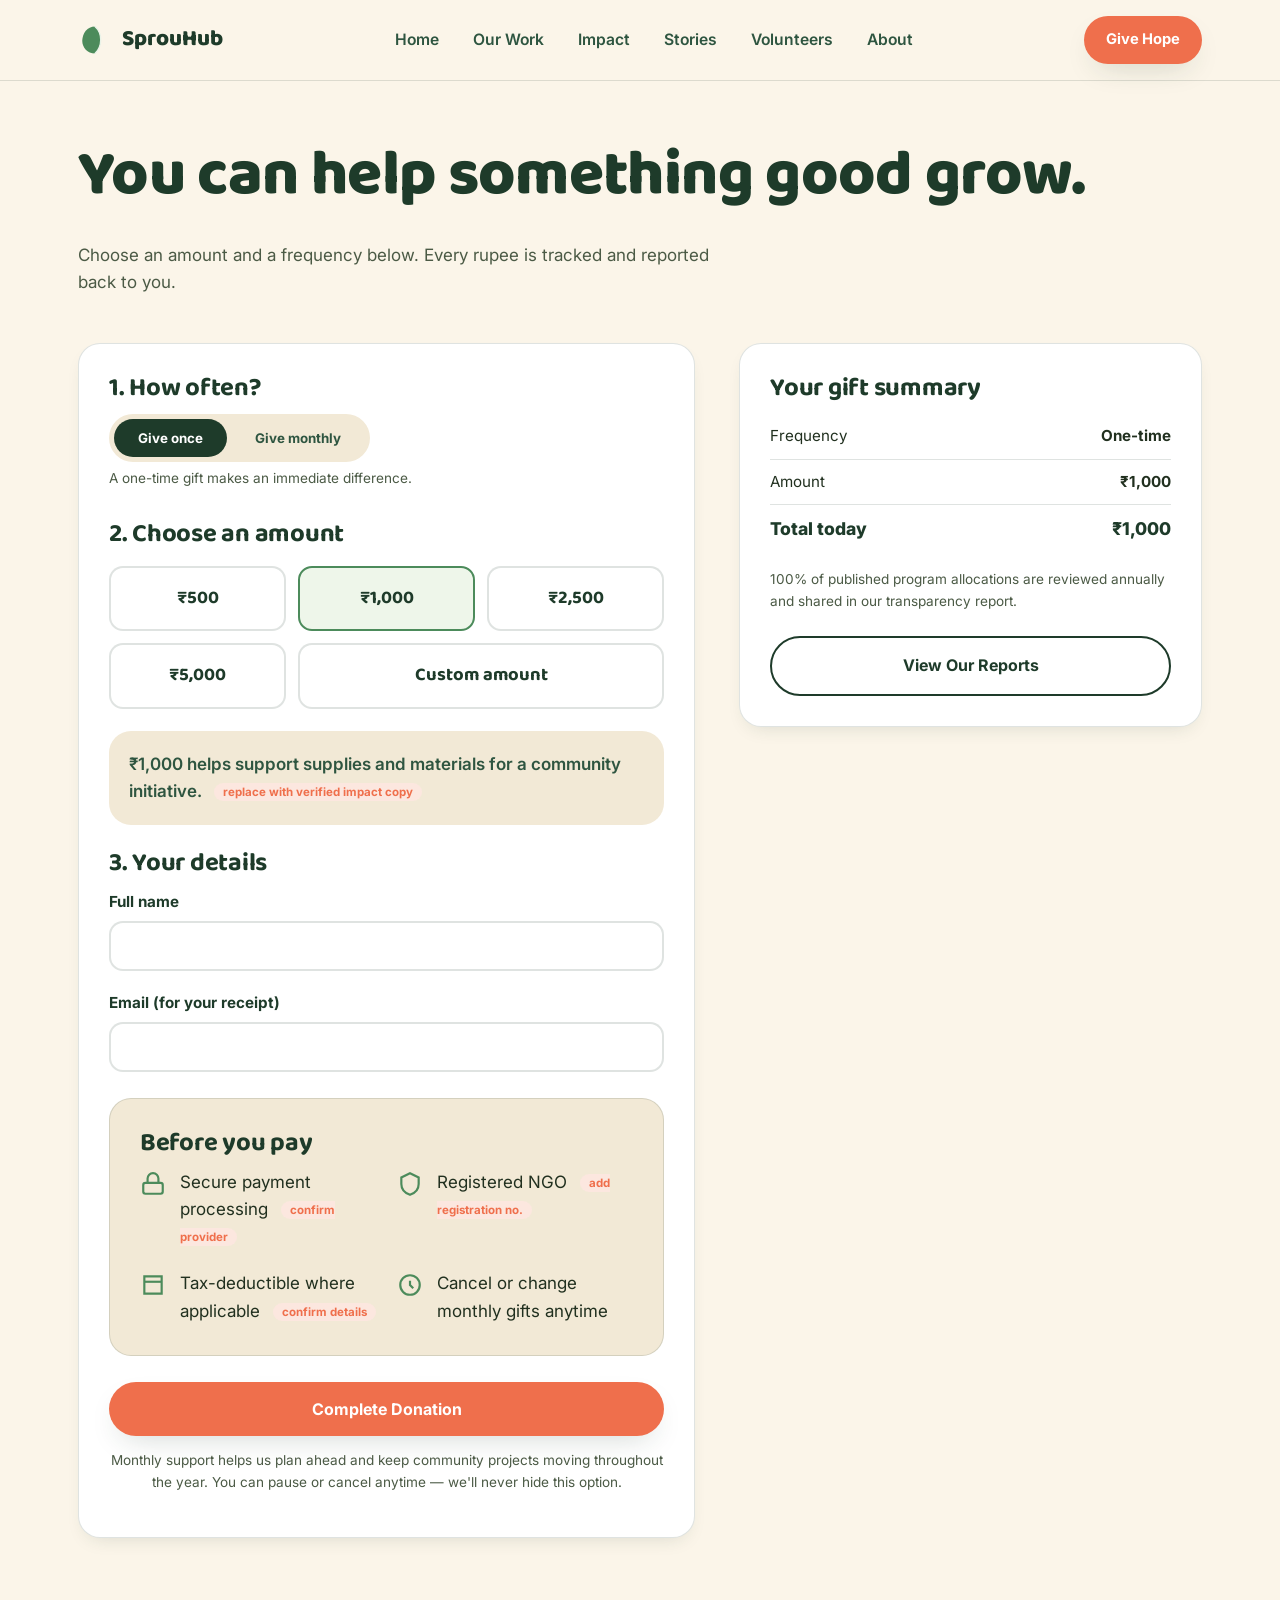
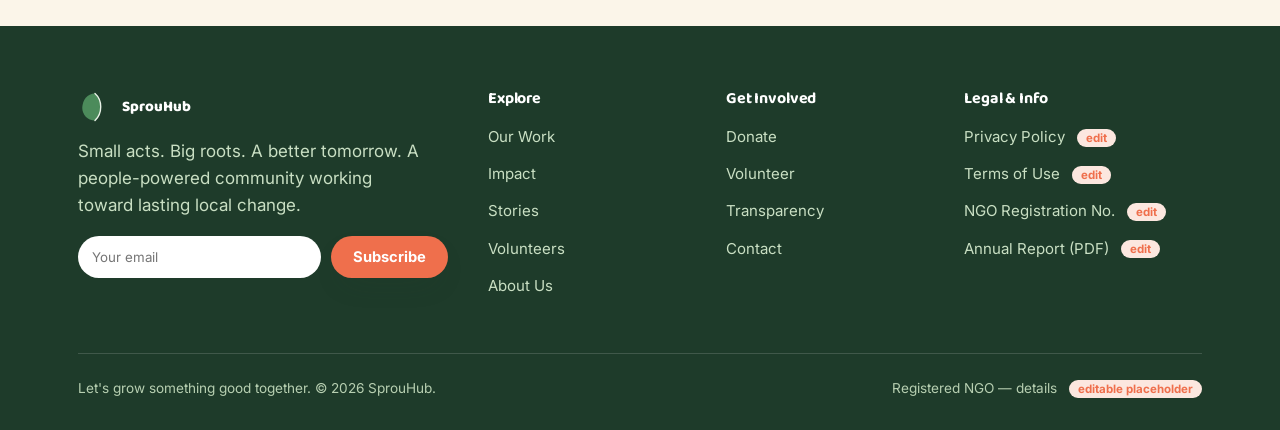
<file: donate.html>
<!DOCTYPE html>
<html lang="en">
<head>
<meta charset="UTF-8">
<meta name="viewport" content="width=device-width, initial-scale=1.0">
<title>Donate — SprouHub</title>
<meta name="description" content="Give once or give monthly to SprouHub. See exactly what your support helps make possible.">
<link rel="stylesheet" href="styles.css">
<style>
  .donate-layout{ display:grid; grid-template-columns:1.2fr .9fr; gap:44px; align-items:start; }
  @media (max-width:860px){ .donate-layout{ grid-template-columns:1fr; } }
  .amount-grid{ display:grid; grid-template-columns:repeat(3,1fr); gap:12px; margin:18px 0 22px; }
  @media (max-width:500px){ .amount-grid{ grid-template-columns:repeat(2,1fr); } }
  .amount-tile{
    border:2px solid var(--line); border-radius:var(--r-sm); padding:16px 10px; text-align:center;
    cursor:pointer; background:var(--paper); font-family:var(--font-display); font-weight:700; font-size:1.15rem; color:var(--forest);
  }
  .amount-tile input{ position:absolute; opacity:0; }
  .amount-tile:has(input:checked){ border-color:var(--leaf); background:#EEF6EA; }
  .amount-tile:has(input:focus-visible){ outline:3px solid var(--sky); outline-offset:2px; }
  .impact-preview{
    background:var(--cream-dim); border-radius:var(--r-md); padding:20px; margin-bottom:24px; font-weight:600; color:var(--forest-soft);
  }
  .summary-card{ position:sticky; top:100px; }
  .summary-row{ display:flex; justify-content:space-between; padding:10px 0; border-bottom:1px solid var(--line); font-size:.95rem; }
  .summary-row.total{ font-weight:800; color:var(--forest); border-bottom:none; font-size:1.1rem; }
</style>
</head>
<body>
<div id="site-header" class="site-header"></div>
<main id="main">

  <section class="page-hero">
    <div class="container">
      <h1>You can help something good grow.</h1>
      <p class="lead">Choose an amount and a frequency below. Every rupee is tracked and reported back to you.</p>
    </div>
  </section>

  <section style="padding-top:10px;">
    <div class="container donate-layout">

      <form id="donateForm">
        <div class="card">
          <h3>1. How often?</h3>
          <div class="freq-toggle" role="group" aria-label="Donation frequency">
            <button type="button" class="active" id="freqOnce">Give once</button>
            <button type="button" id="freqMonthly">Give monthly</button>
          </div>
          <p class="hint" id="freqHint">A one-time gift makes an immediate difference.</p>

          <h3 style="margin-top:30px;">2. Choose an amount</h3>
          <div class="amount-grid" id="amountGrid">
            <label class="amount-tile"><input type="radio" name="amount" value="500">₹500</label>
            <label class="amount-tile"><input type="radio" name="amount" value="1000" checked>₹1,000</label>
            <label class="amount-tile"><input type="radio" name="amount" value="2500">₹2,500</label>
            <label class="amount-tile"><input type="radio" name="amount" value="5000">₹5,000</label>
            <label class="amount-tile" style="grid-column:span 2;">
              <input type="radio" name="amount" value="custom" id="customRadio">
              <span id="customLabel">Custom amount</span>
            </label>
          </div>
          <div class="form-field" id="customAmountField" style="display:none;">
            <label for="customAmount">Enter your amount (₹)</label>
            <input type="text" inputmode="numeric" id="customAmount" placeholder="e.g. 1500">
          </div>

          <div class="impact-preview" id="impactPreview">
            ₹1,000 helps support supplies and materials for a community initiative. <span class="placeholder-tag">replace with verified impact copy</span>
          </div>

          <h3>3. Your details</h3>
          <div class="form-field">
            <label for="donorName">Full name</label>
            <input type="text" id="donorName" required>
          </div>
          <div class="form-field">
            <label for="donorEmail">Email (for your receipt)</label>
            <input type="email" id="donorEmail" required>
          </div>

          <div class="card" style="background:var(--cream-dim);box-shadow:none;margin:26px 0;">
            <h3 style="margin-bottom:12px;">Before you pay</h3>
            <div class="trust-grid">
              <div class="trust-item"><svg viewBox="0 0 24 24" fill="none" stroke="currentColor" stroke-width="2"><rect x="3" y="11" width="18" height="10" rx="2"/><path d="M7 11V7a5 5 0 0110 0v4"/></svg><span>Secure payment processing <span class="placeholder-tag">confirm provider</span></span></div>
              <div class="trust-item"><svg viewBox="0 0 24 24" fill="none" stroke="currentColor" stroke-width="2"><path d="M12 2l8 4v6c0 5-3.4 8.4-8 10-4.6-1.6-8-5-8-10V6l8-4z"/></svg><span>Registered NGO <span class="placeholder-tag">add registration no.</span></span></div>
              <div class="trust-item"><svg viewBox="0 0 24 24" fill="none" stroke="currentColor" stroke-width="2"><path d="M4 4h16v16H4z"/><path d="M4 9h16"/></svg><span>Tax-deductible where applicable <span class="placeholder-tag">confirm details</span></span></div>
              <div class="trust-item"><svg viewBox="0 0 24 24" fill="none" stroke="currentColor" stroke-width="2"><circle cx="12" cy="12" r="9"/><path d="M12 8v4l3 3"/></svg><span>Cancel or change monthly gifts anytime</span></div>
            </div>
          </div>

          <button type="submit" class="btn btn-primary btn-block">Complete Donation</button>
          <p class="hint text-center" style="margin-top:14px;">Monthly support helps us plan ahead and keep community projects moving throughout the year. You can pause or cancel anytime — we'll never hide this option.</p>
        </div>
      </form>

      <aside class="card summary-card">
        <h3>Your gift summary</h3>
        <div class="summary-row"><span>Frequency</span><strong id="sumFreq">One-time</strong></div>
        <div class="summary-row"><span>Amount</span><strong id="sumAmount">₹1,000</strong></div>
        <div class="summary-row total"><span>Total today</span><span id="sumTotal">₹1,000</span></div>
        <p class="hint" style="margin-top:16px;">100% of published program allocations are reviewed annually and shared in our transparency report.</p>
        <a href="about.html#transparency" class="btn btn-secondary btn-block" style="margin-top:10px;">View Our Reports</a>
      </aside>

    </div>
  </section>

</main>
<div id="site-footer" class="site-footer"></div>
<script src="common.js"></script>
<script>
  const impactText = {
    500:"₹500 helps provide essential resources to a family for a week.",
    1000:"₹1,000 helps support supplies and materials for a community initiative.",
    2500:"₹2,500 helps expand a local program to reach more neighbors.",
    5000:"₹5,000 helps power a larger, sustained initiative.",
  };
  const freqOnce = document.getElementById("freqOnce");
  const freqMonthly = document.getElementById("freqMonthly");
  const freqHint = document.getElementById("freqHint");
  const sumFreq = document.getElementById("sumFreq");
  let frequency = "once";

  freqOnce.addEventListener("click", () => {
    frequency="once"; freqOnce.classList.add("active"); freqMonthly.classList.remove("active");
    freqHint.textContent = "A one-time gift makes an immediate difference.";
    sumFreq.textContent = "One-time"; updateSummary();
  });
  freqMonthly.addEventListener("click", () => {
    frequency="monthly"; freqMonthly.classList.add("active"); freqOnce.classList.remove("active");
    freqHint.textContent = "Monthly support helps us plan ahead and keep community projects moving throughout the year.";
    sumFreq.textContent = "Monthly"; updateSummary();
  });

  const amountRadios = document.querySelectorAll('input[name="amount"]');
  const customField = document.getElementById("customAmountField");
  const customAmount = document.getElementById("customAmount");
  const impactPreview = document.getElementById("impactPreview");
  const sumAmount = document.getElementById("sumAmount");
  const sumTotal = document.getElementById("sumTotal");

  function currentAmount(){
    const checked = document.querySelector('input[name="amount"]:checked');
    if(!checked) return 0;
    if(checked.value === "custom") return parseInt(customAmount.value)||0;
    return parseInt(checked.value);
  }

  function updateSummary(){
    const amt = currentAmount();
    const display = amt ? "₹"+amt.toLocaleString() : "—";
    sumAmount.textContent = display + (frequency==="monthly" && amt ? " / mo" : "");
    sumTotal.textContent = display;
    impactPreview.innerHTML = impactText[amt]
      ? impactText[amt] + ' <span class="placeholder-tag">replace with verified impact copy</span>'
      : "Your custom gift helps power whatever a community needs most right now. <span class=\"placeholder-tag\">replace with verified impact copy</span>";
  }

  amountRadios.forEach(r => r.addEventListener("change", () => {
    customField.style.display = r.value==="custom" ? "block" : "none";
    updateSummary();
  }));
  customAmount.addEventListener("input", updateSummary);
  updateSummary();

  // preselect via ?amount=
  const params = new URLSearchParams(location.search);
  const pre = params.get("amount");
  if(pre){
    const match = [...amountRadios].find(r=>r.value===pre);
    if(match){ match.checked = true; updateSummary(); }
  }

  document.getElementById("donateForm").addEventListener("submit", (e) => {
    e.preventDefault();
    window.location.href = "donate-success.html";
  });
</script>
</body>
</html>
</file>
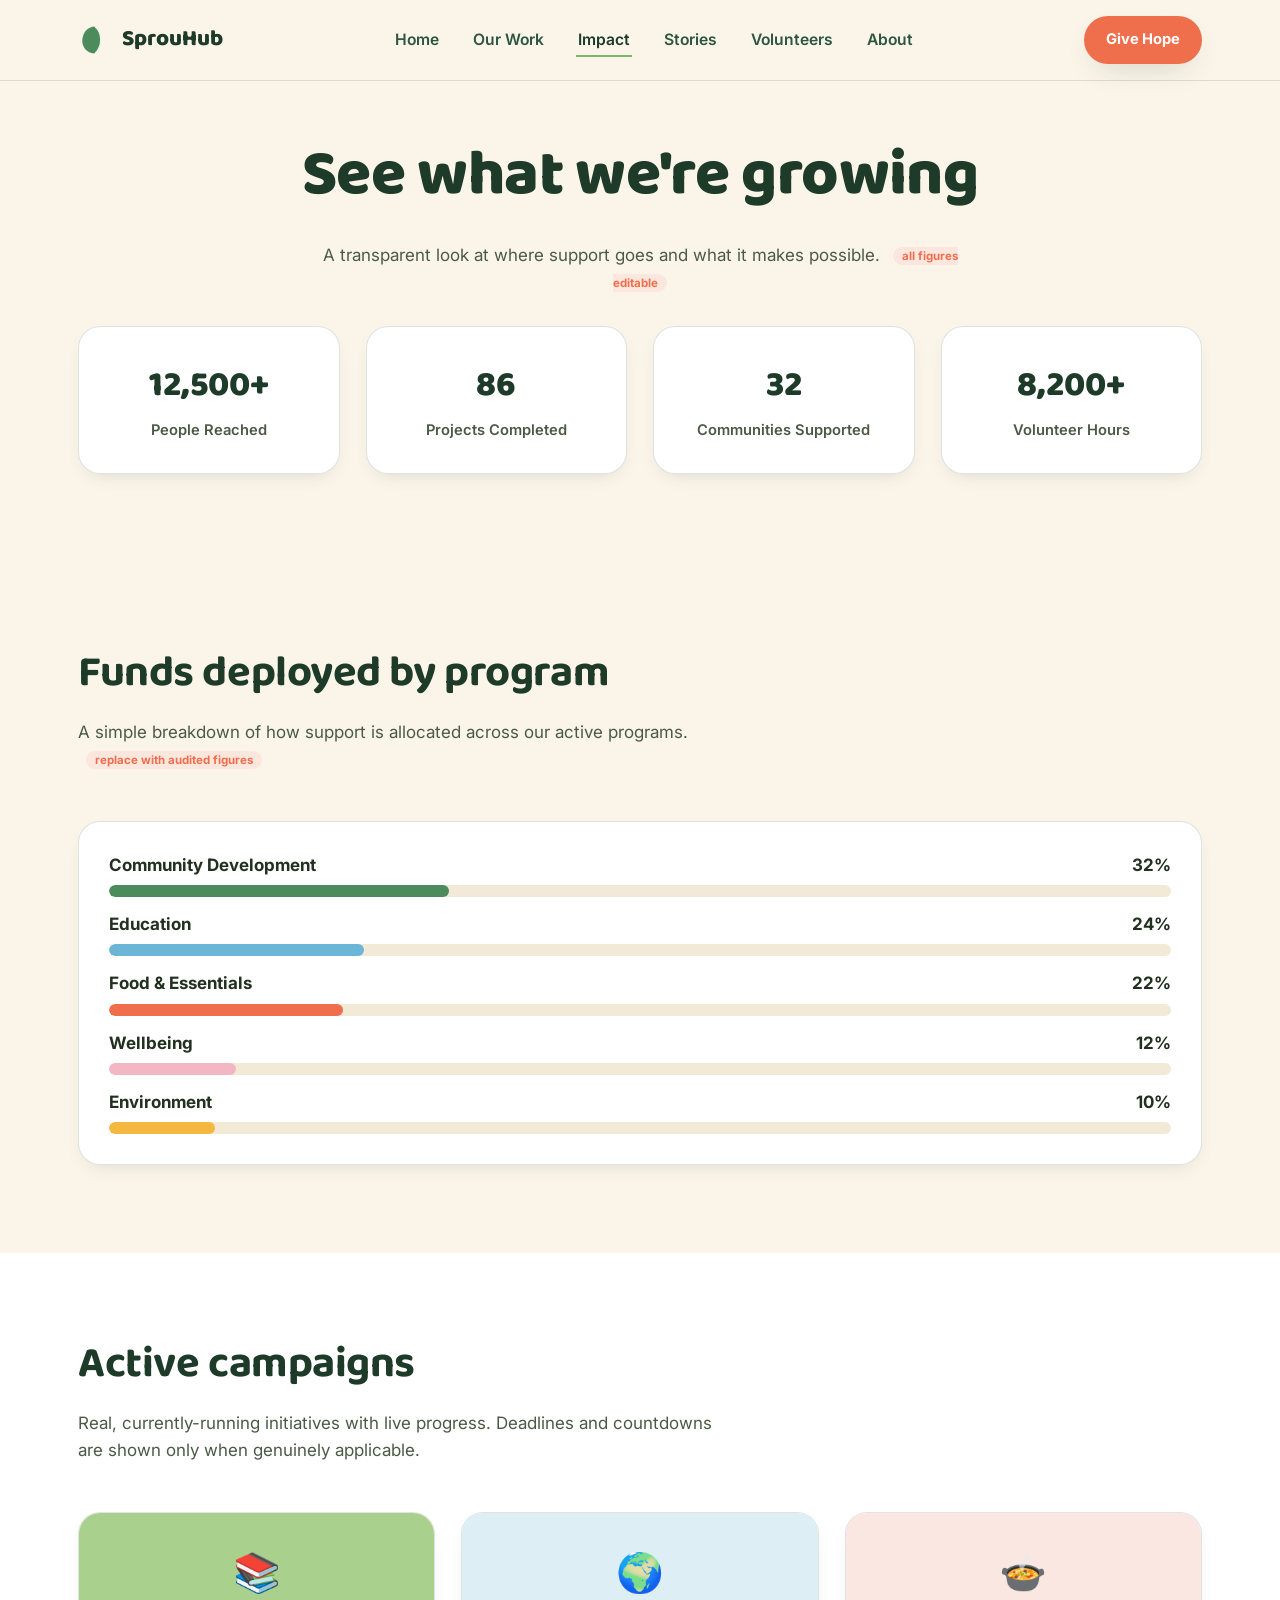
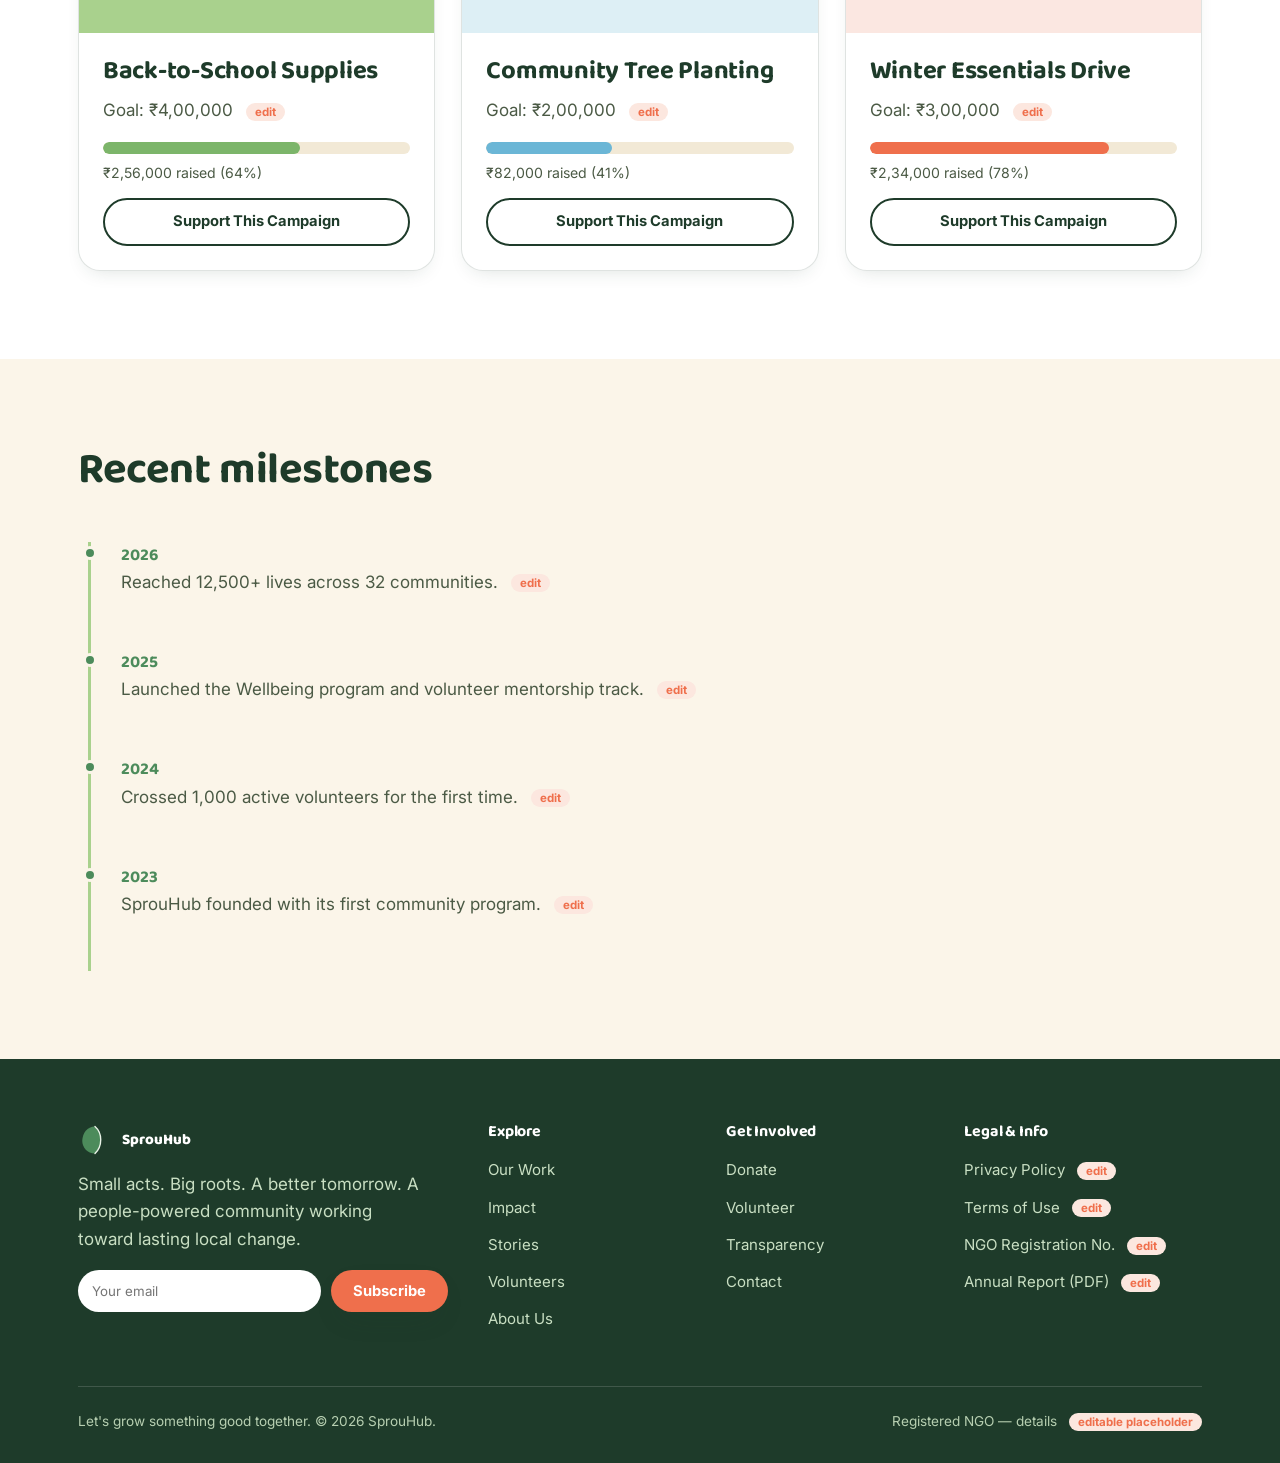
<file: impact.html>
<!DOCTYPE html>
<html lang="en">
<head>
<meta charset="UTF-8">
<meta name="viewport" content="width=device-width, initial-scale=1.0">
<title>Impact — SprouHub</title>
<meta name="description" content="See SprouHub's impact dashboard: people reached, projects completed, funds deployed, and current campaigns.">
<link rel="stylesheet" href="styles.css">
<style>
  .metric-card{ text-align:center; }
  .metric-num{ font-family:var(--font-display); font-weight:800; font-size:2.2rem; color:var(--forest); }
  .metric-label{ color:var(--ink-soft); font-weight:600; font-size:.92rem; margin-top:6px; }
  .campaign-card{ padding:0; overflow:hidden; }
  .campaign-top{ height:120px; display:flex; align-items:center; justify-content:center; font-size:2.4rem; }
  .campaign-body{ padding:24px; }
</style>
</head>
<body>
<div id="site-header" class="site-header"></div>
<main id="main">

  <section class="page-hero center">
    <div class="container">
      <h1>See what we're growing</h1>
      <p class="lead" style="margin:0 auto;">A transparent look at where support goes and what it makes possible. <span class="placeholder-tag">all figures editable</span></p>
    </div>
  </section>

  <section style="padding-top:10px;">
    <div class="container">
      <div class="card-grid grid-4">
        <div class="card metric-card"><div class="metric-num" data-count="12500" data-suffix="+">0</div><div class="metric-label">People Reached</div></div>
        <div class="card metric-card"><div class="metric-num" data-count="86">0</div><div class="metric-label">Projects Completed</div></div>
        <div class="card metric-card"><div class="metric-num" data-count="32">0</div><div class="metric-label">Communities Supported</div></div>
        <div class="card metric-card"><div class="metric-num" data-count="8200" data-suffix="+">0</div><div class="metric-label">Volunteer Hours</div></div>
      </div>
    </div>
  </section>

  <section>
    <div class="container">
      <div class="section-head">
        <h2>Funds deployed by program</h2>
        <p>A simple breakdown of how support is allocated across our active programs. <span class="placeholder-tag">replace with audited figures</span></p>
      </div>
      <div class="card stack-gap">
        <div>
          <div style="display:flex;justify-content:space-between;margin-bottom:6px;font-weight:700;"><span>Community Development</span><span>32%</span></div>
          <div class="progress-track"><div class="progress-fill" style="width:32%;background:var(--leaf);"></div></div>
        </div>
        <div>
          <div style="display:flex;justify-content:space-between;margin-bottom:6px;font-weight:700;"><span>Education</span><span>24%</span></div>
          <div class="progress-track"><div class="progress-fill" style="width:24%;background:var(--sky);"></div></div>
        </div>
        <div>
          <div style="display:flex;justify-content:space-between;margin-bottom:6px;font-weight:700;"><span>Food &amp; Essentials</span><span>22%</span></div>
          <div class="progress-track"><div class="progress-fill" style="width:22%;background:var(--coral);"></div></div>
        </div>
        <div>
          <div style="display:flex;justify-content:space-between;margin-bottom:6px;font-weight:700;"><span>Wellbeing</span><span>12%</span></div>
          <div class="progress-track"><div class="progress-fill" style="width:12%;background:var(--pink);"></div></div>
        </div>
        <div>
          <div style="display:flex;justify-content:space-between;margin-bottom:6px;font-weight:700;"><span>Environment</span><span>10%</span></div>
          <div class="progress-track"><div class="progress-fill" style="width:10%;background:var(--yellow);"></div></div>
        </div>
      </div>
    </div>
  </section>

  <section style="background:var(--paper);">
    <div class="container">
      <div class="section-head">
        <h2>Active campaigns</h2>
        <p>Real, currently-running initiatives with live progress. Deadlines and countdowns are shown only when genuinely applicable.</p>
      </div>
      <div class="card-grid grid-3">
        <article class="card campaign-card">
          <div class="campaign-top" style="background:var(--fresh-light);">📚</div>
          <div class="campaign-body">
            <h3>Back-to-School Supplies</h3>
            <p>Goal: ₹4,00,000 <span class="placeholder-tag">edit</span></p>
            <div class="progress-track" style="margin-bottom:8px;"><div class="progress-fill" style="width:64%;"></div></div>
            <p class="small" style="margin-bottom:14px;">₹2,56,000 raised (64%)</p>
            <a href="donate.html" class="btn btn-secondary btn-sm btn-block">Support This Campaign</a>
          </div>
        </article>
        <article class="card campaign-card">
          <div class="campaign-top" style="background:#DDEFF5;">🌍</div>
          <div class="campaign-body">
            <h3>Community Tree Planting</h3>
            <p>Goal: ₹2,00,000 <span class="placeholder-tag">edit</span></p>
            <div class="progress-track" style="margin-bottom:8px;"><div class="progress-fill" style="width:41%;background:var(--sky);"></div></div>
            <p class="small" style="margin-bottom:14px;">₹82,000 raised (41%)</p>
            <a href="donate.html" class="btn btn-secondary btn-sm btn-block">Support This Campaign</a>
          </div>
        </article>
        <article class="card campaign-card">
          <div class="campaign-top" style="background:#FBE7E1;">🍲</div>
          <div class="campaign-body">
            <h3>Winter Essentials Drive</h3>
            <p>Goal: ₹3,00,000 <span class="placeholder-tag">edit</span></p>
            <div class="progress-track" style="margin-bottom:8px;"><div class="progress-fill" style="width:78%;background:var(--coral);"></div></div>
            <p class="small" style="margin-bottom:14px;">₹2,34,000 raised (78%)</p>
            <a href="donate.html" class="btn btn-secondary btn-sm btn-block">Support This Campaign</a>
          </div>
        </article>
      </div>
    </div>
  </section>

  <section>
    <div class="container">
      <div class="section-head">
        <h2>Recent milestones</h2>
      </div>
      <div class="timeline">
        <div class="timeline-item"><div class="timeline-year">2026</div><p>Reached 12,500+ lives across 32 communities. <span class="placeholder-tag">edit</span></p></div>
        <div class="timeline-item"><div class="timeline-year">2025</div><p>Launched the Wellbeing program and volunteer mentorship track. <span class="placeholder-tag">edit</span></p></div>
        <div class="timeline-item"><div class="timeline-year">2024</div><p>Crossed 1,000 active volunteers for the first time. <span class="placeholder-tag">edit</span></p></div>
        <div class="timeline-item"><div class="timeline-year">2023</div><p>SprouHub founded with its first community program. <span class="placeholder-tag">edit</span></p></div>
      </div>
    </div>
  </section>

</main>
<div id="site-footer" class="site-footer"></div>
<script src="common.js"></script>
</body>
</html>
</file>
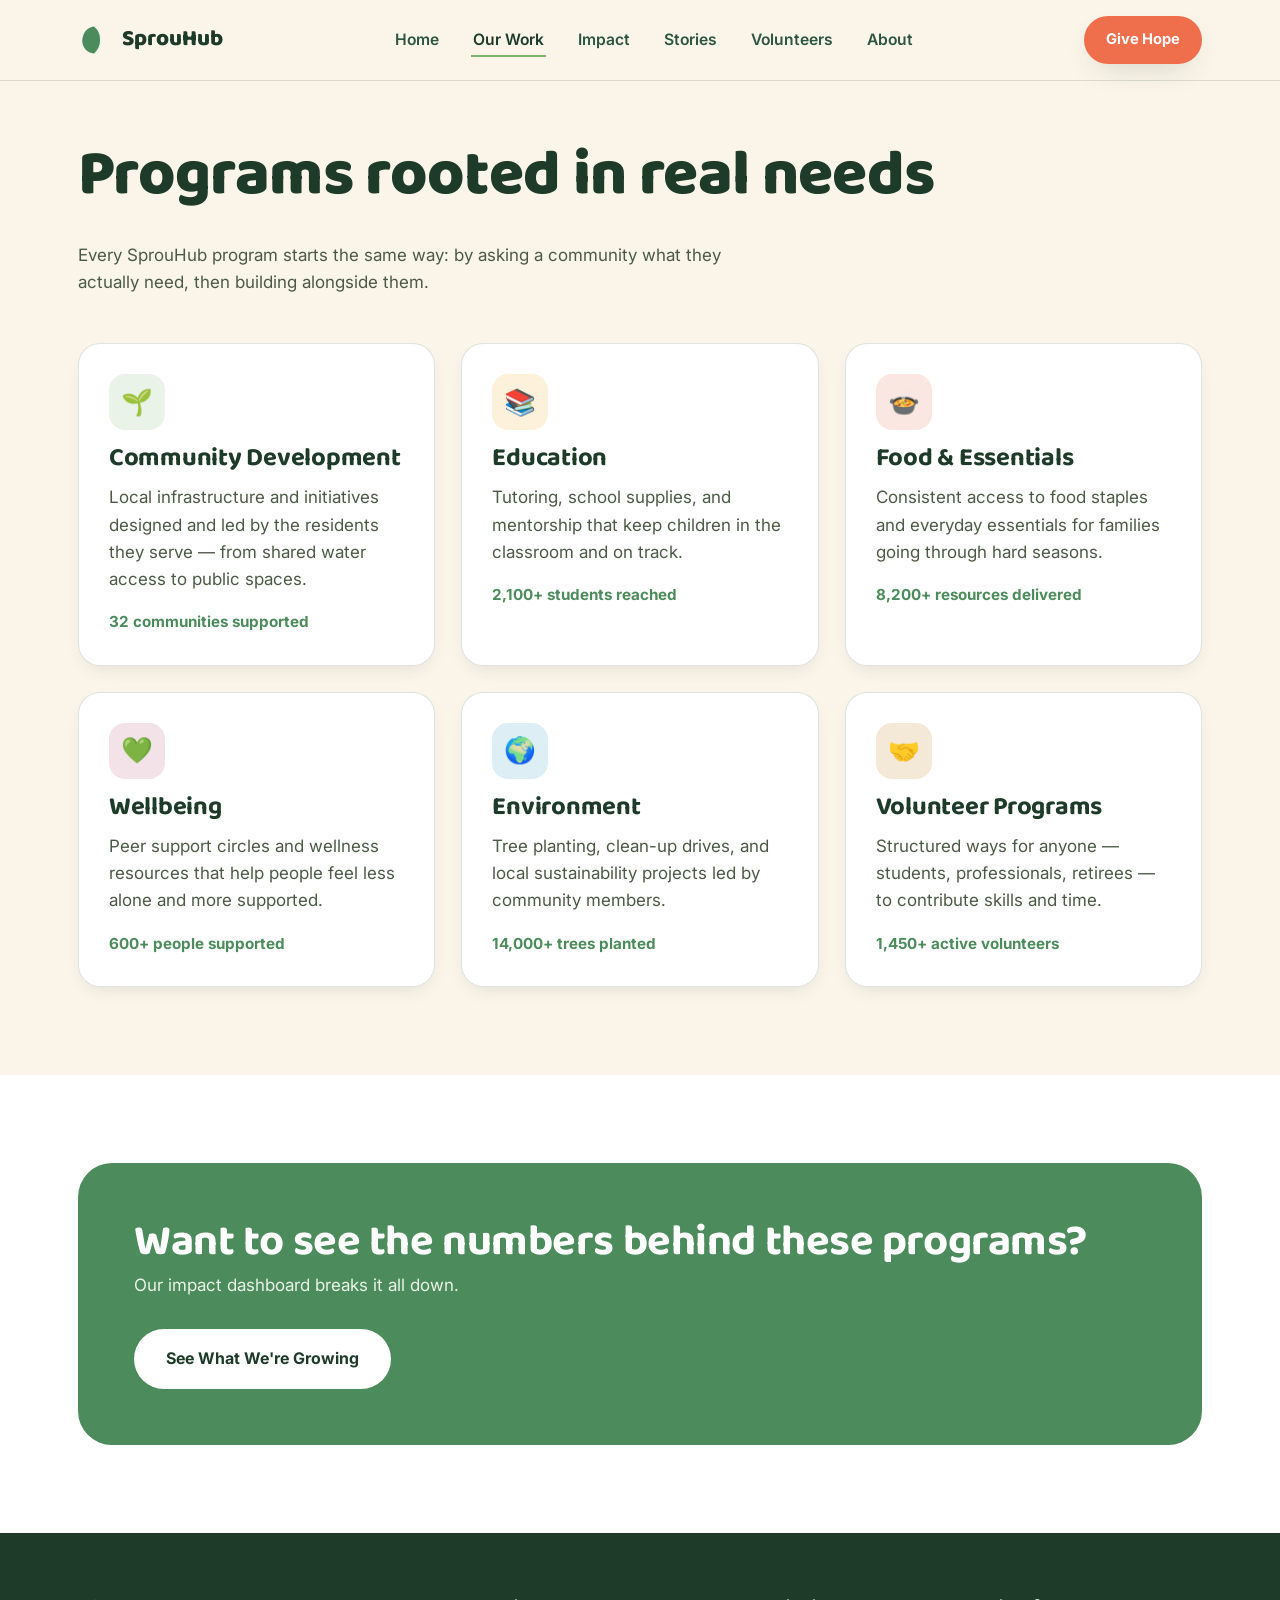
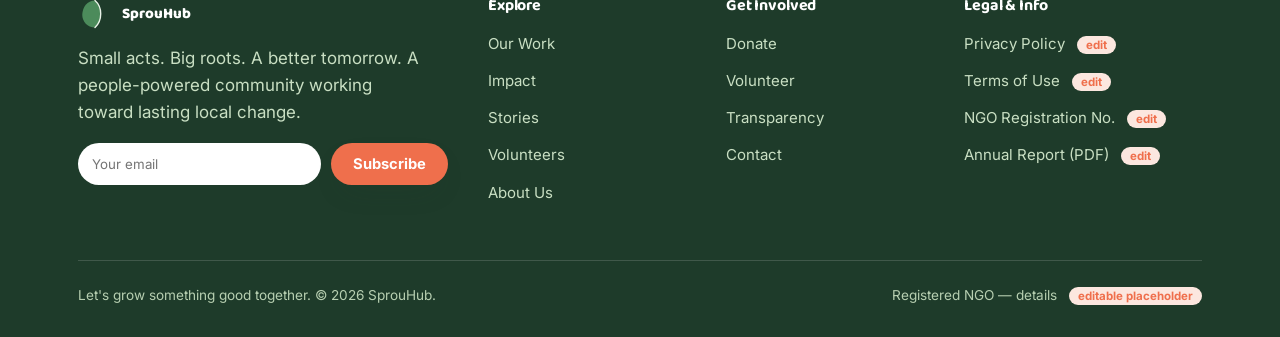
<file: our-work.html>
<!DOCTYPE html>
<html lang="en">
<head>
<meta charset="UTF-8">
<meta name="viewport" content="width=device-width, initial-scale=1.0">
<title>Our Work — SprouHub</title>
<meta name="description" content="Explore SprouHub's community programs across education, food security, wellbeing, environment, and more.">
<link rel="stylesheet" href="styles.css">
</head>
<body>
<div id="site-header" class="site-header"></div>
<main id="main">

  <section class="page-hero">
    <div class="container">
      <h1>Programs rooted in real needs</h1>
      <p class="lead">Every SprouHub program starts the same way: by asking a community what they actually need, then building alongside them.</p>
    </div>
  </section>

  <section style="padding-top:10px;">
    <div class="container">
      <div class="card-grid grid-3">
        <div class="card program-card">
          <div class="program-icon" style="background:#EAF3E8;">🌱</div>
          <h3>Community Development</h3>
          <p>Local infrastructure and initiatives designed and led by the residents they serve — from shared water access to public spaces.</p>
          <div class="program-metric">32 communities supported</div>
        </div>
        <div class="card program-card">
          <div class="program-icon" style="background:#FDF1DC;">📚</div>
          <h3>Education</h3>
          <p>Tutoring, school supplies, and mentorship that keep children in the classroom and on track.</p>
          <div class="program-metric">2,100+ students reached</div>
        </div>
        <div class="card program-card">
          <div class="program-icon" style="background:#FBE7E1;">🍲</div>
          <h3>Food &amp; Essentials</h3>
          <p>Consistent access to food staples and everyday essentials for families going through hard seasons.</p>
          <div class="program-metric">8,200+ resources delivered</div>
        </div>
        <div class="card program-card">
          <div class="program-icon" style="background:#F3E3E8;">💚</div>
          <h3>Wellbeing</h3>
          <p>Peer support circles and wellness resources that help people feel less alone and more supported.</p>
          <div class="program-metric">600+ people supported</div>
        </div>
        <div class="card program-card">
          <div class="program-icon" style="background:#DDEFF5;">🌍</div>
          <h3>Environment</h3>
          <p>Tree planting, clean-up drives, and local sustainability projects led by community members.</p>
          <div class="program-metric">14,000+ trees planted</div>
        </div>
        <div class="card program-card">
          <div class="program-icon" style="background:#F4E9D6;">🤝</div>
          <h3>Volunteer Programs</h3>
          <p>Structured ways for anyone — students, professionals, retirees — to contribute skills and time.</p>
          <div class="program-metric">1,450+ active volunteers</div>
        </div>
      </div>
    </div>
  </section>

  <section style="background:var(--paper);">
    <div class="container">
      <div class="cta-banner">
        <div>
          <h2>Want to see the numbers behind these programs?</h2>
          <p>Our impact dashboard breaks it all down.</p>
        </div>
        <a href="impact.html" class="btn btn-light">See What We're Growing</a>
      </div>
    </div>
  </section>

</main>
<div id="site-footer" class="site-footer"></div>
<script src="common.js"></script>
</body>
</html>
</file>
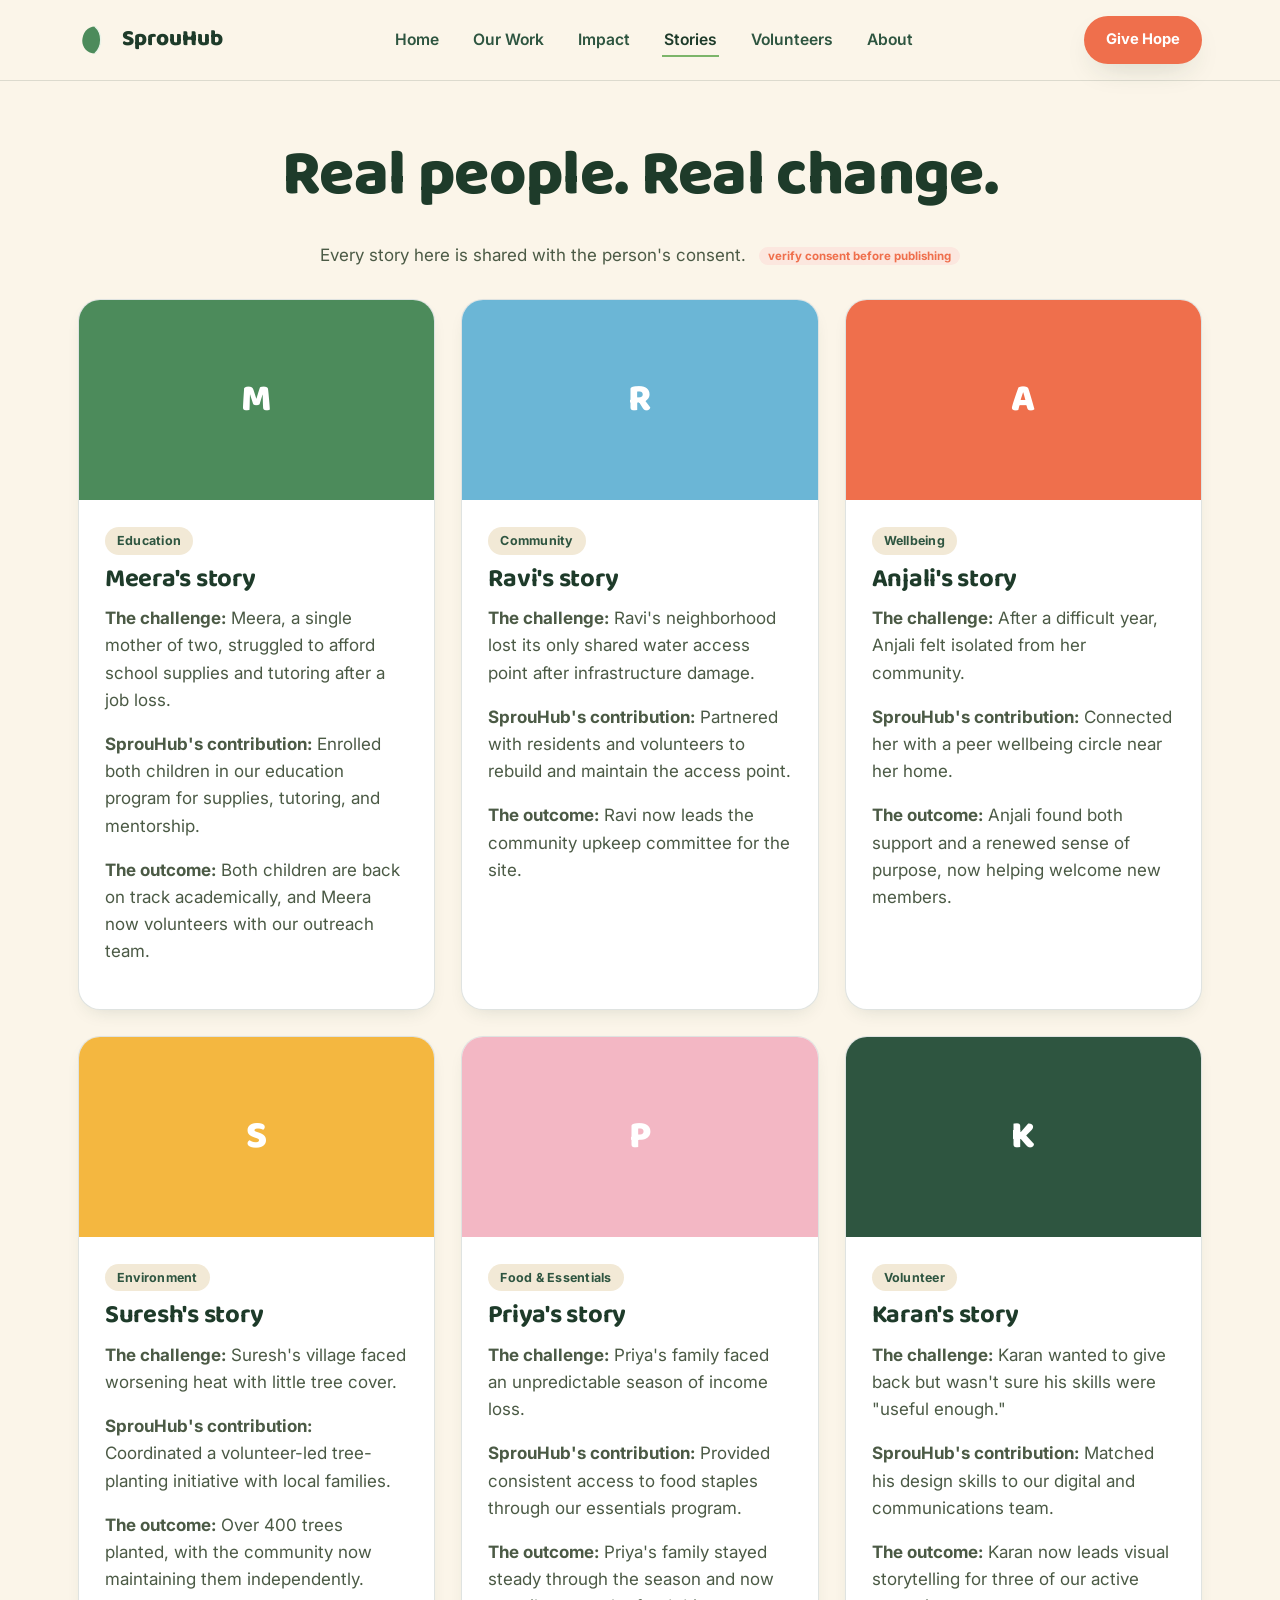
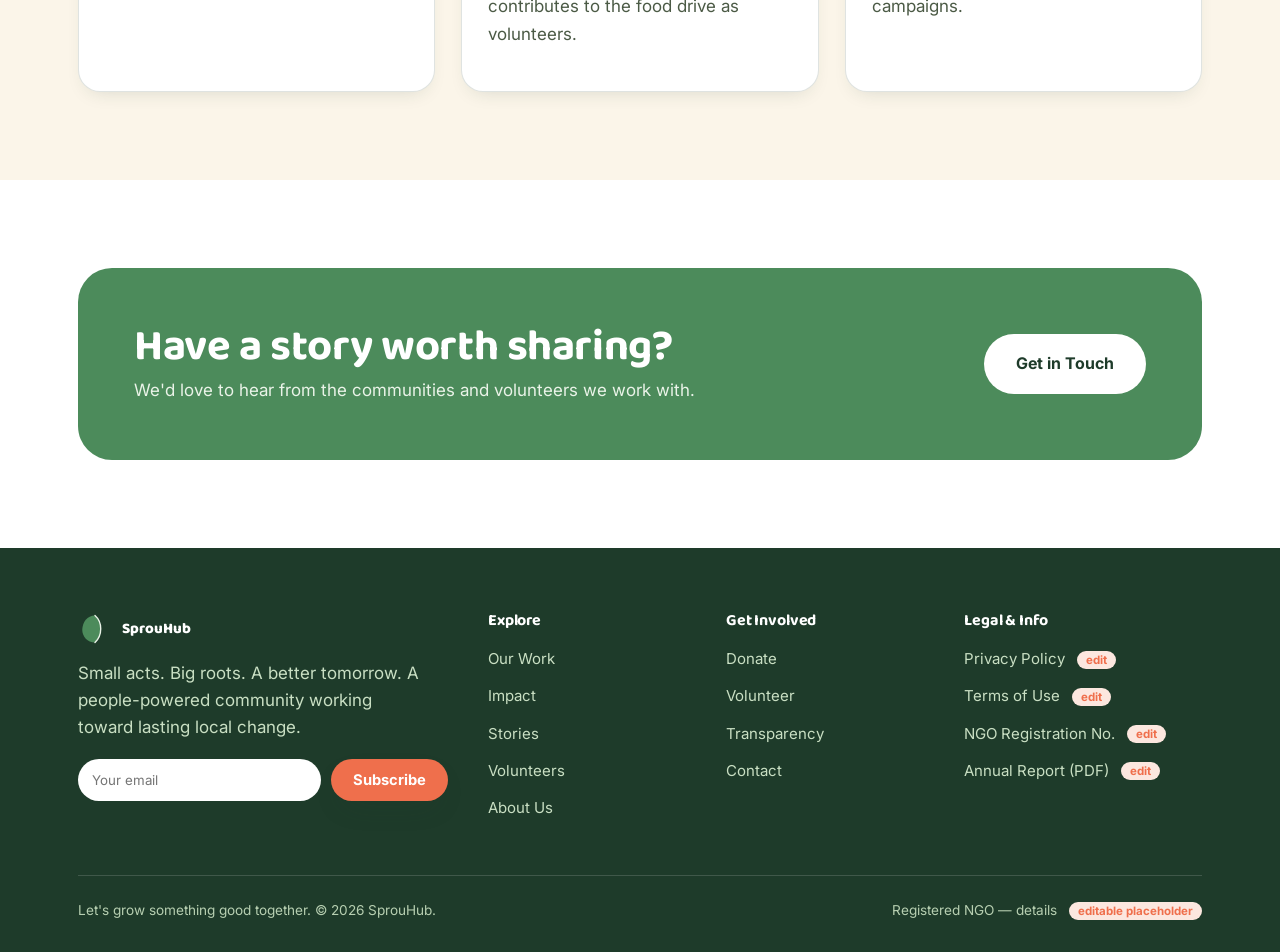
<file: stories.html>
<!DOCTYPE html>
<html lang="en">
<head>
<meta charset="UTF-8">
<meta name="viewport" content="width=device-width, initial-scale=1.0">
<title>Stories — SprouHub</title>
<meta name="description" content="Real stories from the people SprouHub works alongside — shared with consent.">
<link rel="stylesheet" href="styles.css">
</head>
<body>
<div id="site-header" class="site-header"></div>
<main id="main">

  <section class="page-hero center">
    <div class="container">
      <h1>Real people. Real change.</h1>
      <p class="lead" style="margin:0 auto;">Every story here is shared with the person's consent. <span class="placeholder-tag">verify consent before publishing</span></p>
    </div>
  </section>

  <section style="padding-top:10px;">
    <div class="container">
      <div class="card-grid grid-3">
        <article class="card story-card">
          <div class="story-photo" style="background:var(--leaf);">M</div>
          <div class="story-body">
            <span class="story-tag">Education</span>
            <h3>Meera's story</h3>
            <p><strong>The challenge:</strong> Meera, a single mother of two, struggled to afford school supplies and tutoring after a job loss.</p>
            <p><strong>SprouHub's contribution:</strong> Enrolled both children in our education program for supplies, tutoring, and mentorship.</p>
            <p><strong>The outcome:</strong> Both children are back on track academically, and Meera now volunteers with our outreach team.</p>
          </div>
        </article>
        <article class="card story-card">
          <div class="story-photo" style="background:var(--sky);">R</div>
          <div class="story-body">
            <span class="story-tag">Community</span>
            <h3>Ravi's story</h3>
            <p><strong>The challenge:</strong> Ravi's neighborhood lost its only shared water access point after infrastructure damage.</p>
            <p><strong>SprouHub's contribution:</strong> Partnered with residents and volunteers to rebuild and maintain the access point.</p>
            <p><strong>The outcome:</strong> Ravi now leads the community upkeep committee for the site.</p>
          </div>
        </article>
        <article class="card story-card">
          <div class="story-photo" style="background:var(--coral);">A</div>
          <div class="story-body">
            <span class="story-tag">Wellbeing</span>
            <h3>Anjali's story</h3>
            <p><strong>The challenge:</strong> After a difficult year, Anjali felt isolated from her community.</p>
            <p><strong>SprouHub's contribution:</strong> Connected her with a peer wellbeing circle near her home.</p>
            <p><strong>The outcome:</strong> Anjali found both support and a renewed sense of purpose, now helping welcome new members.</p>
          </div>
        </article>
        <article class="card story-card">
          <div class="story-photo" style="background:var(--yellow);">S</div>
          <div class="story-body">
            <span class="story-tag">Environment</span>
            <h3>Suresh's story</h3>
            <p><strong>The challenge:</strong> Suresh's village faced worsening heat with little tree cover.</p>
            <p><strong>SprouHub's contribution:</strong> Coordinated a volunteer-led tree-planting initiative with local families.</p>
            <p><strong>The outcome:</strong> Over 400 trees planted, with the community now maintaining them independently.</p>
          </div>
        </article>
        <article class="card story-card">
          <div class="story-photo" style="background:var(--pink);">P</div>
          <div class="story-body">
            <span class="story-tag">Food &amp; Essentials</span>
            <h3>Priya's story</h3>
            <p><strong>The challenge:</strong> Priya's family faced an unpredictable season of income loss.</p>
            <p><strong>SprouHub's contribution:</strong> Provided consistent access to food staples through our essentials program.</p>
            <p><strong>The outcome:</strong> Priya's family stayed steady through the season and now contributes to the food drive as volunteers.</p>
          </div>
        </article>
        <article class="card story-card">
          <div class="story-photo" style="background:var(--forest-soft);">K</div>
          <div class="story-body">
            <span class="story-tag">Volunteer</span>
            <h3>Karan's story</h3>
            <p><strong>The challenge:</strong> Karan wanted to give back but wasn't sure his skills were "useful enough."</p>
            <p><strong>SprouHub's contribution:</strong> Matched his design skills to our digital and communications team.</p>
            <p><strong>The outcome:</strong> Karan now leads visual storytelling for three of our active campaigns.</p>
          </div>
        </article>
      </div>
    </div>
  </section>

  <section style="background:var(--paper);">
    <div class="container">
      <div class="cta-banner">
        <div>
          <h2>Have a story worth sharing?</h2>
          <p>We'd love to hear from the communities and volunteers we work with.</p>
        </div>
        <a href="about.html#contact" class="btn btn-light">Get in Touch</a>
      </div>
    </div>
  </section>

</main>
<div id="site-footer" class="site-footer"></div>
<script src="common.js"></script>
</body>
</html>
</file>
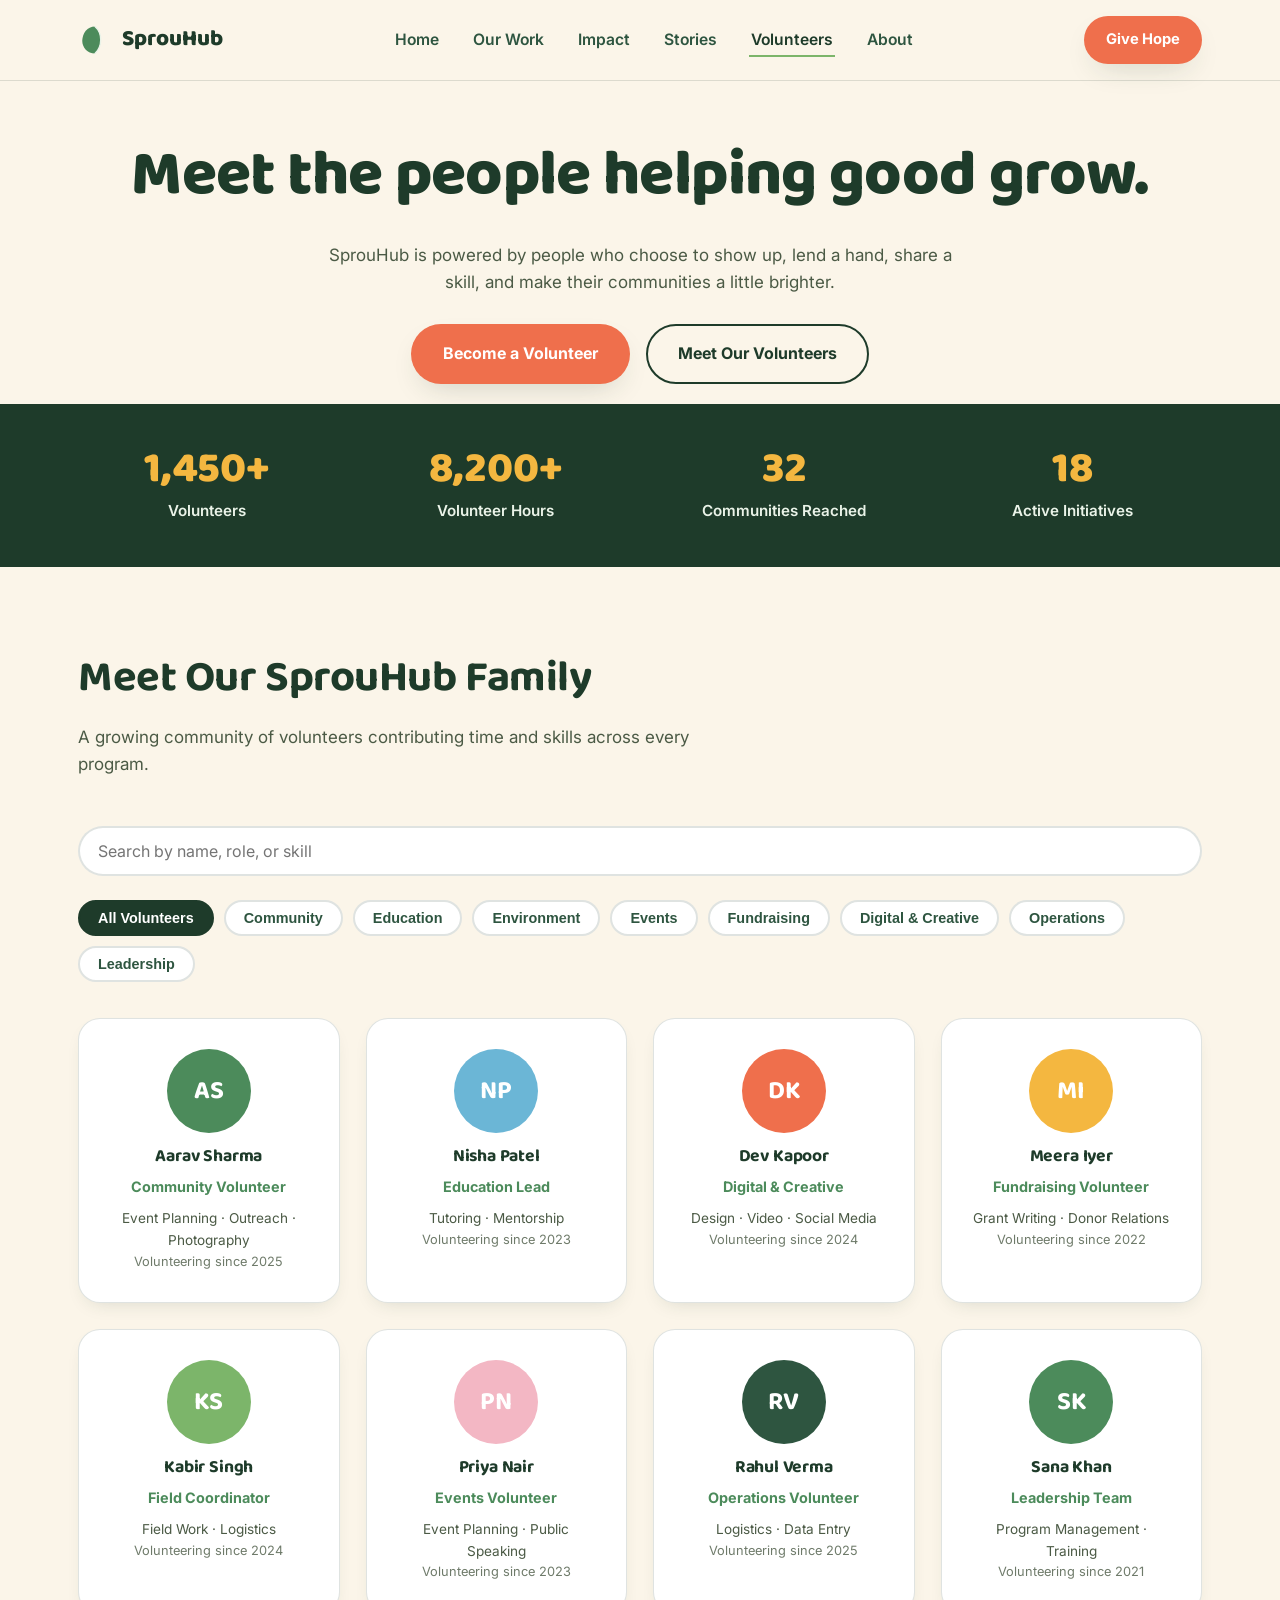
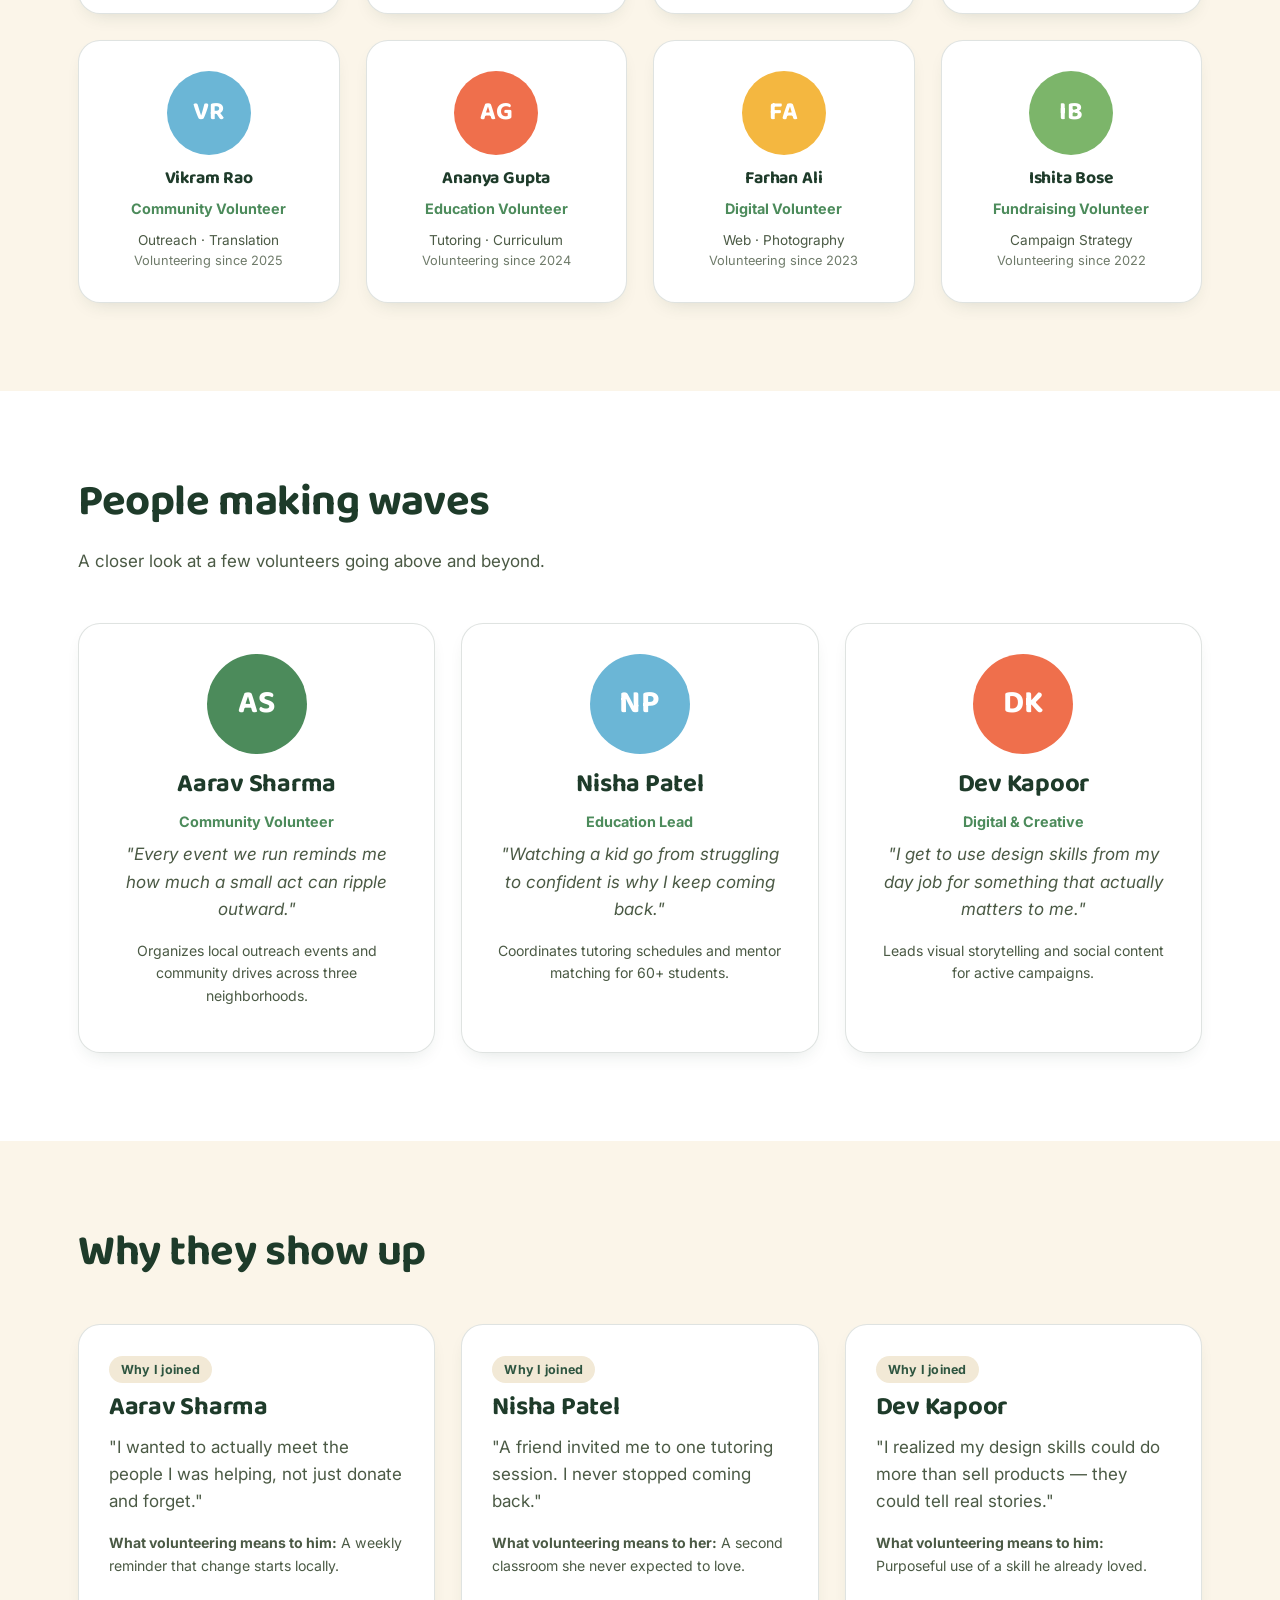
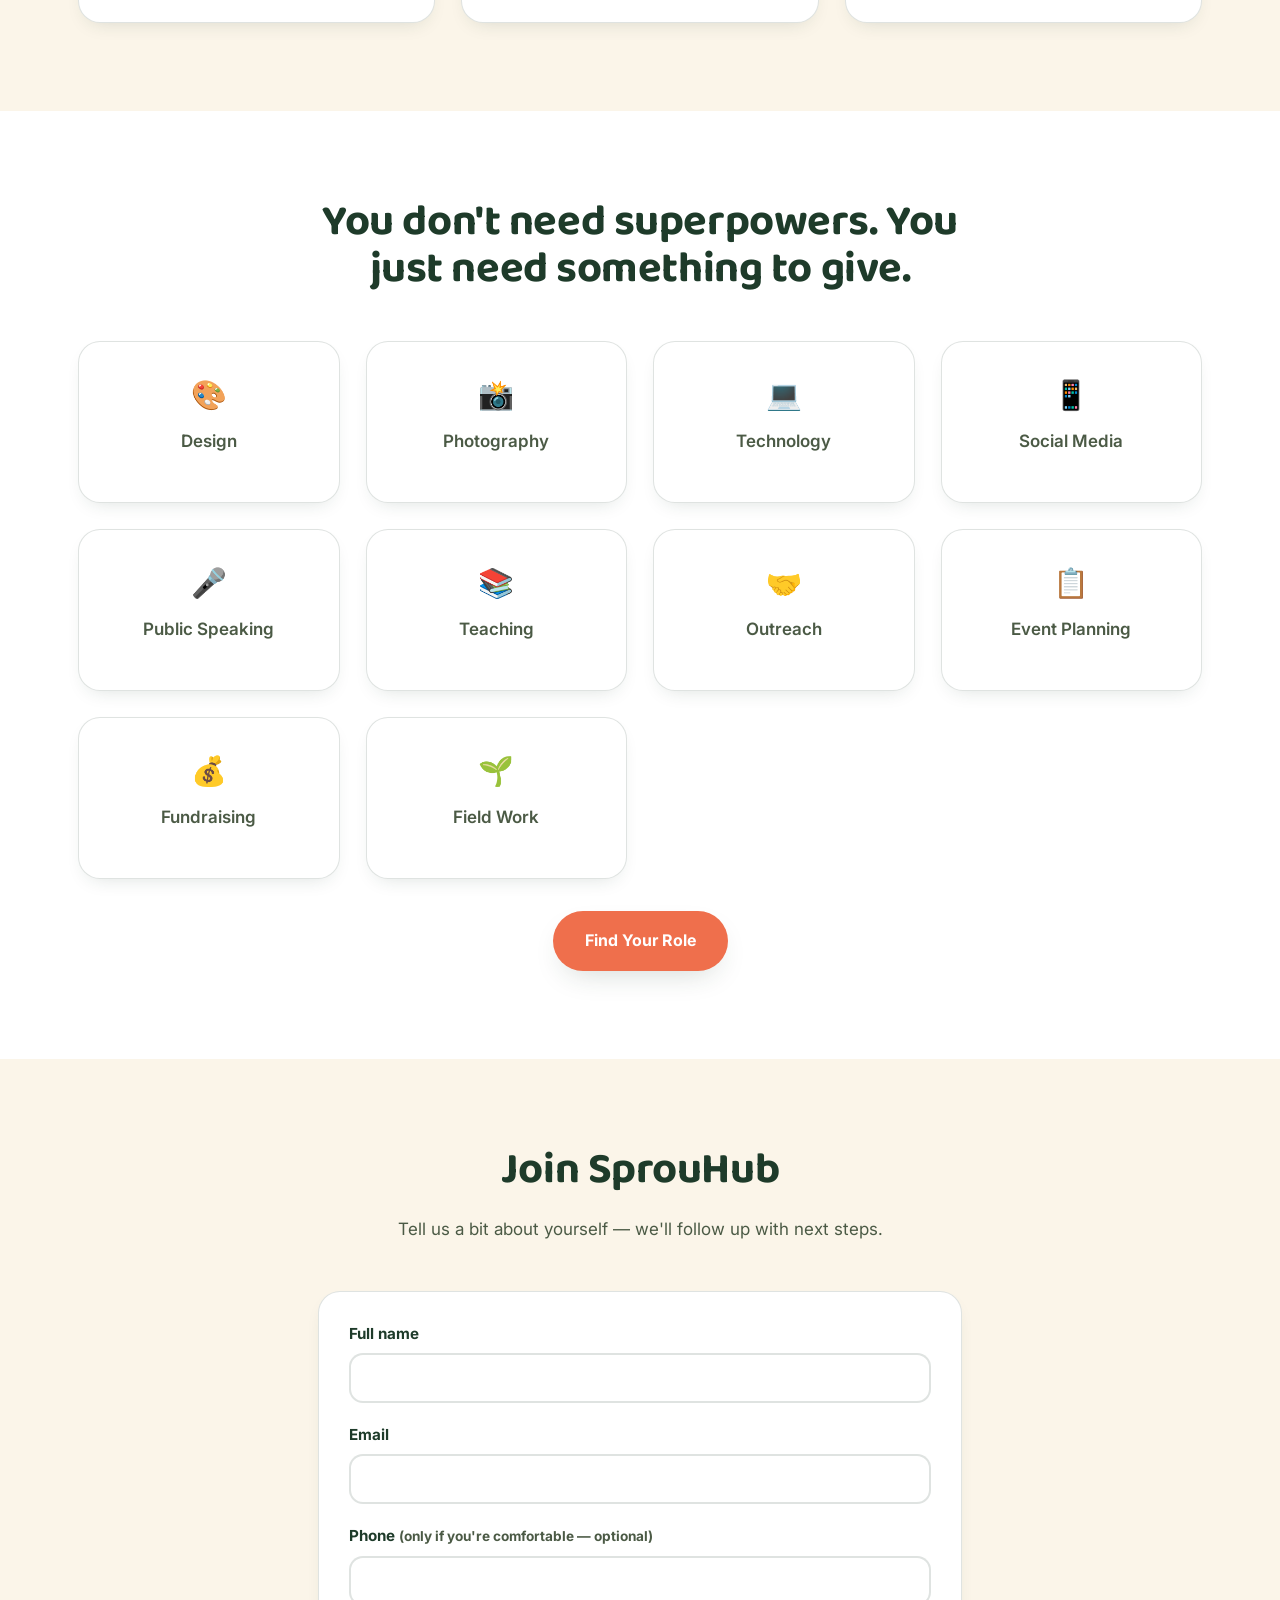
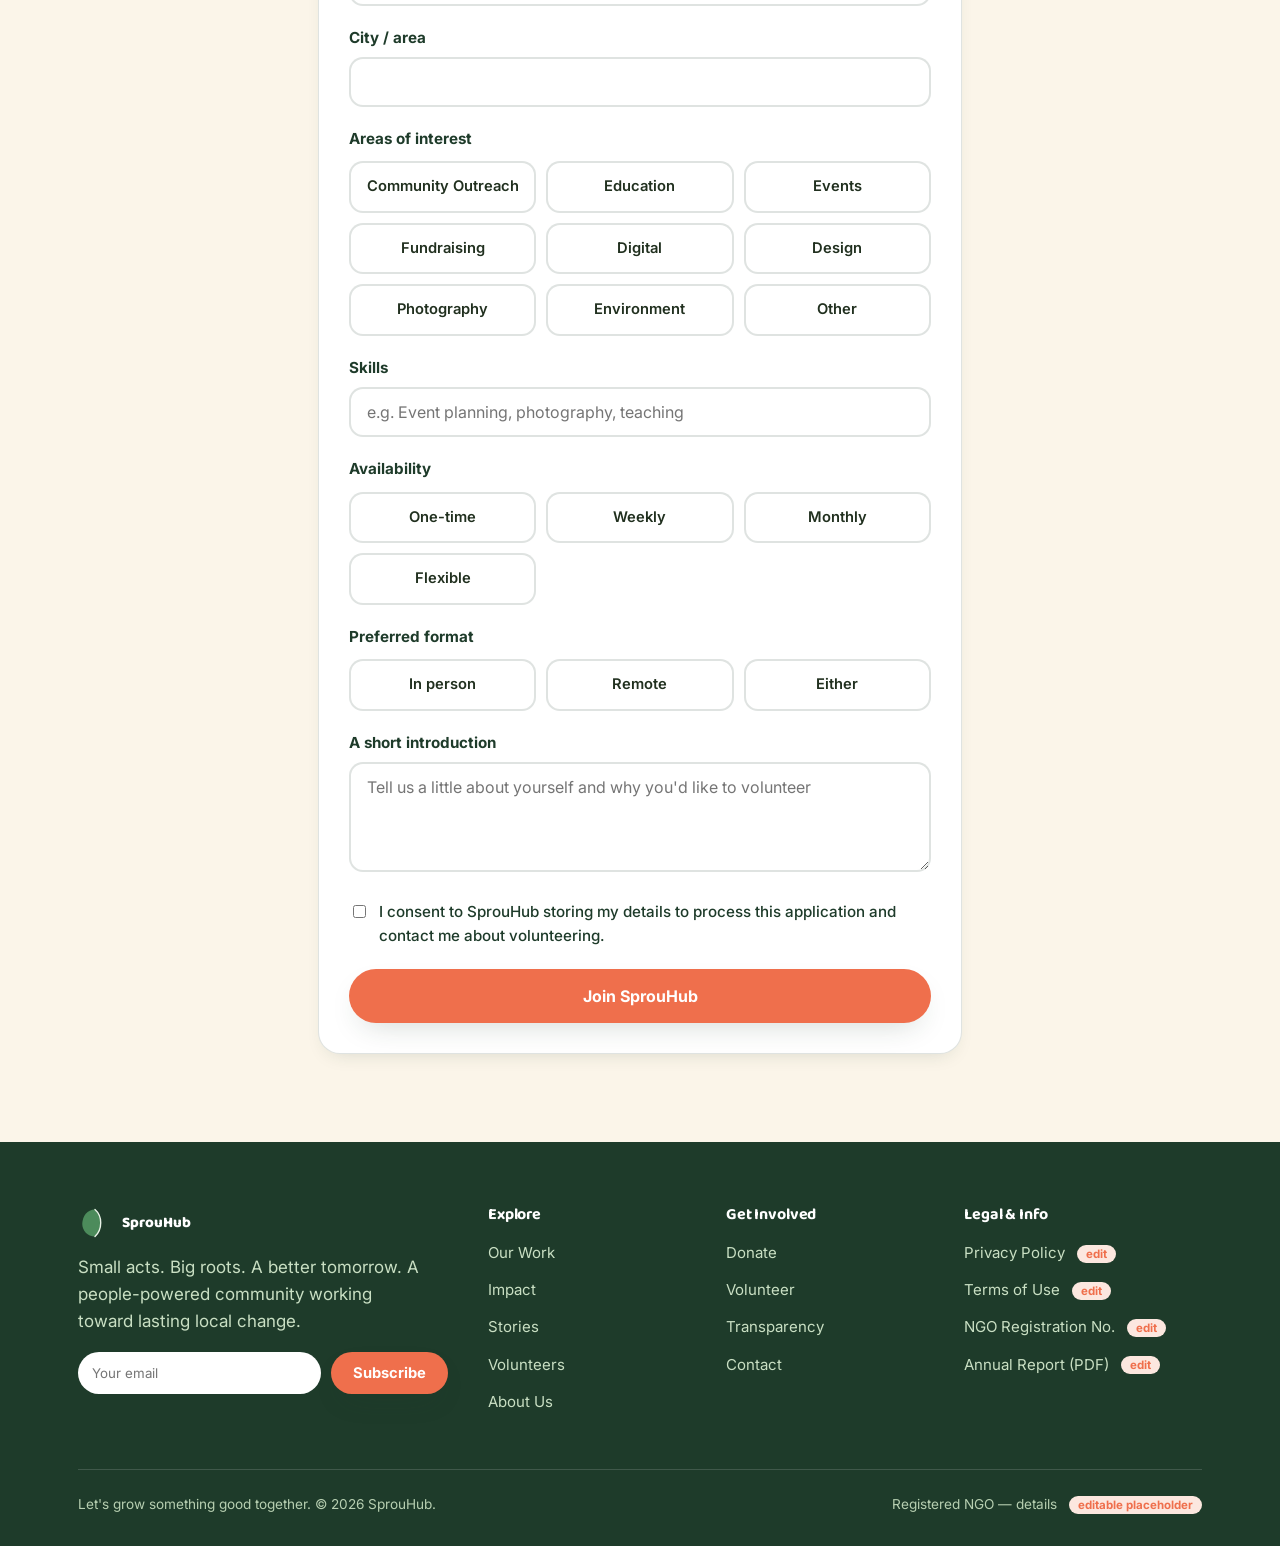
<file: volunteers.html>
<!DOCTYPE html>
<html lang="en">
<head>
<meta charset="UTF-8">
<meta name="viewport" content="width=device-width, initial-scale=1.0">
<title>Volunteers — SprouHub</title>
<meta name="description" content="Meet the volunteers powering SprouHub's community programs, and find your own way to get involved.">
<link rel="stylesheet" href="styles.css">
</head>
<body>
<div id="site-header" class="site-header"></div>
<main id="main">

  <section class="page-hero center">
    <div class="container">
      <h1>Meet the people helping good grow.</h1>
      <p class="lead" style="margin:0 auto;">SprouHub is powered by people who choose to show up, lend a hand, share a skill, and make their communities a little brighter.</p>
      <div class="hero-cta" style="justify-content:center;">
        <a href="#signup" class="btn btn-primary">Become a Volunteer</a>
        <a href="#directory" class="btn btn-secondary">Meet Our Volunteers</a>
      </div>
    </div>
  </section>

  <section class="impact-strip" style="padding-top:44px;padding-bottom:44px;">
    <div class="container impact-grid">
      <div><div class="impact-num" data-count="1450" data-suffix="+">0</div><div class="impact-label">Volunteers</div></div>
      <div><div class="impact-num" data-count="8200" data-suffix="+">0</div><div class="impact-label">Volunteer Hours</div></div>
      <div><div class="impact-num" data-count="32">0</div><div class="impact-label">Communities Reached</div></div>
      <div><div class="impact-num" data-count="18">0</div><div class="impact-label">Active Initiatives</div></div>
    </div>
  </section>

  <!-- DIRECTORY -->
  <section id="directory">
    <div class="container">
      <div class="section-head">
        <h2>Meet Our SprouHub Family</h2>
        <p>A growing community of volunteers contributing time and skills across every program.</p>
      </div>

      <div class="search-row">
        <input type="text" class="search-input" id="volSearch" placeholder="Search by name, role, or skill">
      </div>
      <div class="filters" id="volFilters">
        <button class="chip active" data-filter="all">All Volunteers</button>
        <button class="chip" data-filter="community">Community</button>
        <button class="chip" data-filter="education">Education</button>
        <button class="chip" data-filter="environment">Environment</button>
        <button class="chip" data-filter="events">Events</button>
        <button class="chip" data-filter="fundraising">Fundraising</button>
        <button class="chip" data-filter="digital">Digital &amp; Creative</button>
        <button class="chip" data-filter="operations">Operations</button>
        <button class="chip" data-filter="leadership">Leadership</button>
      </div>

      <div class="card-grid grid-4" id="volGrid">
        <!-- populated by script -->
      </div>
      <p id="noResults" class="text-center" style="display:none;">No volunteers match that search — try a different name or skill.</p>
    </div>
  </section>

  <!-- FEATURED -->
  <section style="background:var(--paper);">
    <div class="container">
      <div class="section-head">
        <h2>People making waves</h2>
        <p>A closer look at a few volunteers going above and beyond.</p>
      </div>
      <div class="card-grid grid-3">
        <div class="card text-center">
          <div class="avatar" style="width:100px;height:100px;font-size:2rem;background:var(--leaf);margin-bottom:16px;">AS</div>
          <h3>Aarav Sharma</h3>
          <div class="volunteer-role">Community Volunteer</div>
          <p style="font-style:italic;">"Every event we run reminds me how much a small act can ripple outward."</p>
          <p class="small">Organizes local outreach events and community drives across three neighborhoods.</p>
        </div>
        <div class="card text-center">
          <div class="avatar" style="width:100px;height:100px;font-size:2rem;background:var(--sky);margin-bottom:16px;">NP</div>
          <h3>Nisha Patel</h3>
          <div class="volunteer-role">Education Lead</div>
          <p style="font-style:italic;">"Watching a kid go from struggling to confident is why I keep coming back."</p>
          <p class="small">Coordinates tutoring schedules and mentor matching for 60+ students.</p>
        </div>
        <div class="card text-center">
          <div class="avatar" style="width:100px;height:100px;font-size:2rem;background:var(--coral);margin-bottom:16px;">DK</div>
          <h3>Dev Kapoor</h3>
          <div class="volunteer-role">Digital &amp; Creative</div>
          <p style="font-style:italic;">"I get to use design skills from my day job for something that actually matters to me."</p>
          <p class="small">Leads visual storytelling and social content for active campaigns.</p>
        </div>
      </div>
    </div>
  </section>

  <!-- WHY THEY SHOW UP -->
  <section>
    <div class="container">
      <div class="section-head">
        <h2>Why they show up</h2>
      </div>
      <div class="card-grid grid-3">
        <div class="card">
          <span class="story-tag">Why I joined</span>
          <h3>Aarav Sharma</h3>
          <p>"I wanted to actually meet the people I was helping, not just donate and forget."</p>
          <p class="small"><strong>What volunteering means to him:</strong> A weekly reminder that change starts locally.</p>
        </div>
        <div class="card">
          <span class="story-tag">Why I joined</span>
          <h3>Nisha Patel</h3>
          <p>"A friend invited me to one tutoring session. I never stopped coming back."</p>
          <p class="small"><strong>What volunteering means to her:</strong> A second classroom she never expected to love.</p>
        </div>
        <div class="card">
          <span class="story-tag">Why I joined</span>
          <h3>Dev Kapoor</h3>
          <p>"I realized my design skills could do more than sell products — they could tell real stories."</p>
          <p class="small"><strong>What volunteering means to him:</strong> Purposeful use of a skill he already loved.</p>
        </div>
      </div>
    </div>
  </section>

  <!-- YOUR SKILLS MATTER -->
  <section style="background:var(--paper);">
    <div class="container">
      <div class="section-head center">
        <h2>You don't need superpowers. You just need something to give.</h2>
      </div>
      <div class="card-grid grid-4">
        <div class="card text-center"><div style="font-size:1.8rem;">🎨</div><p style="margin-top:10px;font-weight:600;">Design</p></div>
        <div class="card text-center"><div style="font-size:1.8rem;">📸</div><p style="margin-top:10px;font-weight:600;">Photography</p></div>
        <div class="card text-center"><div style="font-size:1.8rem;">💻</div><p style="margin-top:10px;font-weight:600;">Technology</p></div>
        <div class="card text-center"><div style="font-size:1.8rem;">📱</div><p style="margin-top:10px;font-weight:600;">Social Media</p></div>
        <div class="card text-center"><div style="font-size:1.8rem;">🎤</div><p style="margin-top:10px;font-weight:600;">Public Speaking</p></div>
        <div class="card text-center"><div style="font-size:1.8rem;">📚</div><p style="margin-top:10px;font-weight:600;">Teaching</p></div>
        <div class="card text-center"><div style="font-size:1.8rem;">🤝</div><p style="margin-top:10px;font-weight:600;">Outreach</p></div>
        <div class="card text-center"><div style="font-size:1.8rem;">📋</div><p style="margin-top:10px;font-weight:600;">Event Planning</p></div>
        <div class="card text-center"><div style="font-size:1.8rem;">💰</div><p style="margin-top:10px;font-weight:600;">Fundraising</p></div>
        <div class="card text-center"><div style="font-size:1.8rem;">🌱</div><p style="margin-top:10px;font-weight:600;">Field Work</p></div>
      </div>
      <div class="text-center" style="margin-top:32px;">
        <a href="#signup" class="btn btn-primary">Find Your Role</a>
      </div>
    </div>
  </section>

  <!-- SIGNUP -->
  <section id="signup">
    <div class="container" style="max-width:700px;">
      <div class="section-head center">
        <h2>Join SprouHub</h2>
        <p style="margin:0 auto;">Tell us a bit about yourself — we'll follow up with next steps.</p>
      </div>
      <form class="card" id="volForm">
        <div class="form-field">
          <label for="vName">Full name</label>
          <input type="text" id="vName" required>
        </div>
        <div class="form-field">
          <label for="vEmail">Email</label>
          <input type="email" id="vEmail" required>
        </div>
        <div class="form-field">
          <label for="vPhone">Phone <span class="hint" style="display:inline;">(only if you're comfortable — optional)</span></label>
          <input type="tel" id="vPhone">
        </div>
        <div class="form-field">
          <label for="vCity">City / area</label>
          <input type="text" id="vCity" required>
        </div>

        <fieldset>
          <legend>Areas of interest</legend>
          <div class="option-grid">
            <label class="option-tile"><input type="checkbox" name="interest">Community Outreach</label>
            <label class="option-tile"><input type="checkbox" name="interest">Education</label>
            <label class="option-tile"><input type="checkbox" name="interest">Events</label>
            <label class="option-tile"><input type="checkbox" name="interest">Fundraising</label>
            <label class="option-tile"><input type="checkbox" name="interest">Digital</label>
            <label class="option-tile"><input type="checkbox" name="interest">Design</label>
            <label class="option-tile"><input type="checkbox" name="interest">Photography</label>
            <label class="option-tile"><input type="checkbox" name="interest">Environment</label>
            <label class="option-tile"><input type="checkbox" name="interest">Other</label>
          </div>
        </fieldset>

        <div class="form-field">
          <label for="vSkills">Skills</label>
          <input type="text" id="vSkills" placeholder="e.g. Event planning, photography, teaching">
        </div>

        <fieldset>
          <legend>Availability</legend>
          <div class="option-grid">
            <label class="option-tile"><input type="radio" name="availability">One-time</label>
            <label class="option-tile"><input type="radio" name="availability">Weekly</label>
            <label class="option-tile"><input type="radio" name="availability">Monthly</label>
            <label class="option-tile"><input type="radio" name="availability">Flexible</label>
          </div>
        </fieldset>

        <fieldset>
          <legend>Preferred format</legend>
          <div class="option-grid" style="grid-template-columns:repeat(3,1fr);">
            <label class="option-tile"><input type="radio" name="format">In person</label>
            <label class="option-tile"><input type="radio" name="format">Remote</label>
            <label class="option-tile"><input type="radio" name="format">Either</label>
          </div>
        </fieldset>

        <div class="form-field">
          <label for="vIntro">A short introduction</label>
          <textarea id="vIntro" placeholder="Tell us a little about yourself and why you'd like to volunteer"></textarea>
        </div>

        <div class="check-row form-field">
          <input type="checkbox" id="vConsent" required>
          <label for="vConsent" style="margin:0;font-weight:500;">I consent to SprouHub storing my details to process this application and contact me about volunteering.</label>
        </div>

        <button type="submit" class="btn btn-primary btn-block">Join SprouHub</button>
      </form>
      <div class="card text-center" id="volSuccess" style="display:none;margin-top:20px;background:#EEF6EA;">
        <h3>Welcome to the SprouHub family! 🌱</h3>
        <p>We've received your details. Our team will be in touch with the next steps.</p>
      </div>
    </div>
  </section>

</main>
<div id="site-footer" class="site-footer"></div>
<script src="common.js"></script>
<script>
  const VOLUNTEERS = [
    {name:"Aarav Sharma", role:"Community Volunteer", cat:"community", skills:"Event Planning · Outreach · Photography", since:"2025", color:"#4C8B5B"},
    {name:"Nisha Patel", role:"Education Lead", cat:"education", skills:"Tutoring · Mentorship", since:"2023", color:"#6BB6D6"},
    {name:"Dev Kapoor", role:"Digital & Creative", cat:"digital", skills:"Design · Video · Social Media", since:"2024", color:"#EF6F4C"},
    {name:"Meera Iyer", role:"Fundraising Volunteer", cat:"fundraising", skills:"Grant Writing · Donor Relations", since:"2022", color:"#F4B740"},
    {name:"Kabir Singh", role:"Field Coordinator", cat:"environment", skills:"Field Work · Logistics", since:"2024", color:"#7CB56A"},
    {name:"Priya Nair", role:"Events Volunteer", cat:"events", skills:"Event Planning · Public Speaking", since:"2023", color:"#F3B7C4"},
    {name:"Rahul Verma", role:"Operations Volunteer", cat:"operations", skills:"Logistics · Data Entry", since:"2025", color:"#2E5540"},
    {name:"Sana Khan", role:"Leadership Team", cat:"leadership", skills:"Program Management · Training", since:"2021", color:"#4C8B5B"},
    {name:"Vikram Rao", role:"Community Volunteer", cat:"community", skills:"Outreach · Translation", since:"2025", color:"#6BB6D6"},
    {name:"Ananya Gupta", role:"Education Volunteer", cat:"education", skills:"Tutoring · Curriculum", since:"2024", color:"#EF6F4C"},
    {name:"Farhan Ali", role:"Digital Volunteer", cat:"digital", skills:"Web · Photography", since:"2023", color:"#F4B740"},
    {name:"Ishita Bose", role:"Fundraising Volunteer", cat:"fundraising", skills:"Campaign Strategy", since:"2022", color:"#7CB56A"},
  ];

  function initials(name){ return name.split(" ").map(w=>w[0]).join("").slice(0,2).toUpperCase(); }

  function renderVolunteers(list){
    const grid = document.getElementById("volGrid");
    const noResults = document.getElementById("noResults");
    grid.innerHTML = "";
    if(!list.length){ noResults.style.display="block"; return; }
    noResults.style.display="none";
    list.forEach(v => {
      const card = document.createElement("div");
      card.className = "card volunteer-card";
      card.innerHTML = `
        <div class="avatar" style="background:${v.color};">${initials(v.name)}</div>
        <h3 style="font-size:1.1rem;">${v.name}</h3>
        <div class="volunteer-role">${v.role}</div>
        <div class="volunteer-skills">${v.skills}</div>
        <div class="volunteer-since">Volunteering since ${v.since}</div>
      `;
      grid.appendChild(card);
    });
  }

  let activeFilter = "all";
  function applyFilters(){
    const term = document.getElementById("volSearch").value.toLowerCase();
    const filtered = VOLUNTEERS.filter(v => {
      const matchesFilter = activeFilter === "all" || v.cat === activeFilter;
      const matchesSearch = !term || v.name.toLowerCase().includes(term) || v.role.toLowerCase().includes(term) || v.skills.toLowerCase().includes(term);
      return matchesFilter && matchesSearch;
    });
    renderVolunteers(filtered);
  }

  document.querySelectorAll("#volFilters .chip").forEach(chip => {
    chip.addEventListener("click", () => {
      document.querySelectorAll("#volFilters .chip").forEach(c=>c.classList.remove("active"));
      chip.classList.add("active");
      activeFilter = chip.getAttribute("data-filter");
      applyFilters();
    });
  });
  document.getElementById("volSearch").addEventListener("input", applyFilters);
  renderVolunteers(VOLUNTEERS);

  document.getElementById("volForm").addEventListener("submit", (e) => {
    e.preventDefault();
    document.getElementById("volForm").style.display = "none";
    document.getElementById("volSuccess").style.display = "block";
    document.getElementById("volSuccess").scrollIntoView({behavior:"smooth", block:"center"});
  });
</script>
</body>
</html>
</file>
<file: styles.css>
/* =========================================================
   SprouHub — Design System
   "Small acts. Big roots. A better tomorrow."
   ========================================================= */

@import url('https://fonts.googleapis.com/css2?family=Baloo+2:wght@500;600;700;800&family=Inter:wght@400;500;600;700&display=swap');

:root{
  /* --- palette --- */
  --cream:        #FBF5E9;
  --cream-dim:     #F2E9D6;
  --paper:        #FFFFFF;
  --forest:       #1E3B2A;
  --forest-soft:  #2E5540;
  --leaf:         #4C8B5B;
  --fresh:        #7CB56A;
  --fresh-light:  #A9D18D;
  --yellow:       #F4B740;
  --coral:        #EF6F4C;
  --pink:         #F3B7C4;
  --sky:          #6BB6D6;
  --ink:          #21301F;
  --ink-soft:     #4B5A45;
  --line:         rgba(30,59,42,0.14);

  /* --- type --- */
  --font-display: "Baloo 2", ui-rounded, "Segoe UI", sans-serif;
  --font-body:    "Inter", -apple-system, "Segoe UI", sans-serif;

  /* --- radii / shadow --- */
  --r-sm: 14px;
  --r-md: 22px;
  --r-lg: 34px;
  --r-pill: 999px;
  --shadow-soft: 0 12px 30px -12px rgba(30,59,42,0.22);
  --shadow-card: 0 8px 20px -10px rgba(30,59,42,0.18);

  --maxw: 1180px;
}

*,*::before,*::after{ box-sizing:border-box; }
html{ scroll-behavior:smooth; }
@media (prefers-reduced-motion: reduce){
  html{ scroll-behavior:auto; }
  *,*::before,*::after{ animation-duration:0.001ms !important; animation-iteration-count:1 !important; transition-duration:0.001ms !important; scroll-behavior:auto !important; }
}

body{
  margin:0;
  background:var(--cream);
  color:var(--ink);
  font-family:var(--font-body);
  font-size:17px;
  line-height:1.6;
  -webkit-font-smoothing:antialiased;
}

h1,h2,h3,h4{
  font-family:var(--font-display);
  color:var(--forest);
  line-height:1.08;
  margin:0 0 .5em;
  font-weight:700;
  letter-spacing:-0.01em;
}
h1{ font-size:clamp(2.4rem, 5vw, 4.2rem); font-weight:800; }
h2{ font-size:clamp(1.9rem, 3.4vw, 2.9rem); }
h3{ font-size:clamp(1.25rem, 2vw, 1.6rem); }
p{ margin:0 0 1em; color:var(--ink-soft); max-width:65ch; }
a{ color:inherit; }
img,svg{ max-width:100%; display:block; }

.container{ max-width:var(--maxw); margin:0 auto; padding:0 28px; }
section{ padding:88px 0; position:relative; }
@media (max-width:720px){ section{ padding:56px 0; } }

.eyebrow{ display:none; } /* intentionally unused — see design notes */

.btn{
  display:inline-flex; align-items:center; justify-content:center; gap:8px;
  font-family:var(--font-body); font-weight:700; font-size:1rem;
  padding:15px 30px; border-radius:var(--r-pill);
  border:2px solid transparent; cursor:pointer;
  text-decoration:none; transition:transform .18s ease, box-shadow .18s ease, background .18s ease;
  white-space:nowrap;
}
.btn:focus-visible{ outline:3px solid var(--sky); outline-offset:3px; }
.btn-primary{ background:var(--coral); color:#fff; box-shadow:var(--shadow-soft); }
.btn-primary:hover{ transform:translateY(-2px); background:#e5623d; }
.btn-secondary{ background:transparent; color:var(--forest); border-color:var(--forest); }
.btn-secondary:hover{ background:var(--forest); color:#fff; transform:translateY(-2px); }
.btn-light{ background:var(--paper); color:var(--forest); }
.btn-light:hover{ transform:translateY(-2px); }
.btn-block{ width:100%; }
.btn-sm{ padding:10px 20px; font-size:.92rem; }

/* ---------------- Header / Nav ---------------- */
.site-header{
  position:sticky; top:0; z-index:100;
  background:rgba(251,245,233,0.92);
  backdrop-filter:blur(8px);
  border-bottom:1px solid var(--line);
}
.nav{
  display:flex; align-items:center; justify-content:space-between;
  padding:16px 28px; max-width:var(--maxw); margin:0 auto;
}
.brand{
  display:flex; align-items:center; gap:10px;
  font-family:var(--font-display); font-weight:800; font-size:1.4rem;
  color:var(--forest); text-decoration:none;
}
.brand svg{ width:34px; height:34px; }
.nav-links{
  display:flex; align-items:center; gap:30px; list-style:none; margin:0; padding:0;
}
.nav-links a{
  text-decoration:none; font-weight:600; color:var(--forest-soft); font-size:.98rem;
  padding:6px 2px; border-bottom:2px solid transparent; transition:border-color .15s, color .15s;
}
.nav-links a:hover, .nav-links a.active{ color:var(--forest); border-color:var(--fresh); }
.nav-actions{ display:flex; align-items:center; gap:14px; }
.nav-toggle{
  display:none; background:none; border:none; cursor:pointer; padding:6px;
}
.nav-toggle svg{ width:28px; height:28px; color:var(--forest); }

@media (max-width:920px){
  .nav-links{
    position:fixed; inset:72px 0 0 0; background:var(--cream);
    flex-direction:column; align-items:flex-start; padding:24px 28px; gap:6px;
    transform:translateX(100%); transition:transform .25s ease; overflow-y:auto;
  }
  .nav-links.open{ transform:translateX(0); }
  .nav-links a{ width:100%; padding:14px 0; font-size:1.1rem; border-bottom:1px solid var(--line); }
  .nav-toggle{ display:inline-flex; }
  .nav-actions .btn-secondary{ display:none; }
}

/* ---------------- Hero ---------------- */
.hero{
  padding:70px 0 40px;
  overflow:hidden;
}
.hero-grid{
  display:grid; grid-template-columns:1.05fr .95fr; gap:50px; align-items:center;
}
@media (max-width:900px){ .hero-grid{ grid-template-columns:1fr; } }
.hero-copy p.lead{ font-size:1.15rem; max-width:48ch; }
.hero-cta{ display:flex; gap:16px; flex-wrap:wrap; margin-top:28px; }
.hero-badges{ display:flex; gap:26px; margin-top:44px; flex-wrap:wrap; }
.hero-badge{ display:flex; align-items:center; gap:10px; font-weight:600; color:var(--forest-soft); font-size:.92rem; }
.hero-badge svg{ width:22px; height:22px; color:var(--leaf); flex-shrink:0; }

.hero-art{ position:relative; }
.blob{
  position:absolute; border-radius:50%; filter:blur(0px); z-index:0;
}

/* ---------------- Impact strip ---------------- */
.impact-strip{
  background:var(--forest); color:#fff; padding:54px 0;
}
.impact-grid{
  display:grid; grid-template-columns:repeat(4,1fr); gap:30px; text-align:center;
}
@media (max-width:800px){ .impact-grid{ grid-template-columns:repeat(2,1fr); } }
.impact-num{
  font-family:var(--font-display); font-weight:800; font-size:clamp(2rem,4vw,2.7rem);
  color:var(--yellow); line-height:1;
}
.impact-label{ margin-top:8px; font-weight:600; color:#EAF3E8; font-size:.95rem; }

/* ---------------- Section heading ---------------- */
.section-head{ max-width:640px; margin-bottom:48px; }
.section-head.center{ margin-left:auto; margin-right:auto; text-align:center; }

/* ---------------- Cards ---------------- */
.card-grid{ display:grid; gap:26px; }
.grid-2{ grid-template-columns:repeat(2,1fr); }
.grid-3{ grid-template-columns:repeat(3,1fr); }
.grid-4{ grid-template-columns:repeat(4,1fr); }
@media (max-width:900px){ .grid-4{ grid-template-columns:repeat(2,1fr); } .grid-3{ grid-template-columns:repeat(2,1fr);} }
@media (max-width:620px){ .grid-4,.grid-3,.grid-2{ grid-template-columns:1fr; } }

.card{
  background:var(--paper); border-radius:var(--r-md); padding:30px;
  box-shadow:var(--shadow-card); border:1px solid var(--line);
}

/* donation amount cards */
.give-card{
  background:var(--paper); border-radius:var(--r-md); padding:28px;
  box-shadow:var(--shadow-card); display:flex; flex-direction:column; gap:14px;
  border-top:6px solid var(--fresh);
}
.give-card:nth-child(2){ border-top-color:var(--sky); }
.give-card:nth-child(3){ border-top-color:var(--coral); }
.give-card:nth-child(4){ border-top-color:var(--yellow); }
.give-card:nth-child(5){ border-top-color:var(--pink); }
.give-amount{ font-family:var(--font-display); font-size:2rem; font-weight:800; color:var(--forest); }
.give-card p{ font-size:.96rem; min-height:2.6em; }

/* program cards */
.program-card{ text-align:left; }
.program-icon{
  width:56px; height:56px; border-radius:16px; display:flex; align-items:center; justify-content:center;
  font-size:1.6rem; margin-bottom:14px; background:var(--cream-dim);
}
.program-metric{
  margin-top:14px; font-weight:700; color:var(--leaf); font-size:.95rem;
}

/* story cards */
.story-card{ overflow:hidden; padding:0; display:flex; flex-direction:column; }
.story-photo{
  height:200px; display:flex; align-items:center; justify-content:center;
  font-family:var(--font-display); font-weight:800; font-size:2.4rem; color:#fff;
}
.story-body{ padding:26px; }
.story-tag{
  display:inline-block; font-size:.78rem; font-weight:700; letter-spacing:.02em;
  background:var(--cream-dim); color:var(--forest-soft); padding:4px 12px; border-radius:var(--r-pill);
  margin-bottom:10px;
}

/* volunteer cards */
.volunteer-card{ text-align:center; }
.avatar{
  width:84px; height:84px; border-radius:50%; margin:0 auto 14px;
  display:flex; align-items:center; justify-content:center;
  font-family:var(--font-display); font-weight:700; font-size:1.6rem; color:#fff;
}
.volunteer-role{ color:var(--leaf); font-weight:700; font-size:.9rem; margin-bottom:8px; }
.volunteer-skills{ font-size:.85rem; color:var(--ink-soft); margin-top:10px; }
.volunteer-since{ font-size:.8rem; color:var(--ink-soft); opacity:.8; }

/* filter chips */
.filters{ display:flex; flex-wrap:wrap; gap:10px; margin-bottom:36px; }
.chip{
  border:2px solid var(--line); background:var(--paper); padding:8px 18px; border-radius:var(--r-pill);
  font-weight:600; font-size:.9rem; cursor:pointer; color:var(--forest-soft); transition:.15s;
}
.chip.active, .chip:hover{ background:var(--forest); color:#fff; border-color:var(--forest); }
.search-row{ display:flex; gap:14px; margin-bottom:24px; flex-wrap:wrap; }
.search-input{
  flex:1; min-width:220px; padding:13px 18px; border-radius:var(--r-pill);
  border:2px solid var(--line); font-family:var(--font-body); font-size:1rem; background:var(--paper);
}
.search-input:focus-visible, .chip:focus-visible{ outline:3px solid var(--sky); outline-offset:2px; }

/* CTA banner */
.cta-banner{
  background:var(--leaf); border-radius:var(--r-lg); padding:56px; color:#fff;
  display:flex; align-items:center; justify-content:space-between; gap:30px; flex-wrap:wrap;
}
.cta-banner h2{ color:#fff; margin-bottom:6px; }
.cta-banner p{ color:#EAF3E8; margin-bottom:0; }

/* forms */
.form-field{ margin-bottom:20px; }
.form-field label{ display:block; font-weight:700; margin-bottom:7px; color:var(--forest); font-size:.95rem; }
.form-field input[type=text],
.form-field input[type=email],
.form-field input[type=tel],
.form-field select,
.form-field textarea{
  width:100%; padding:13px 16px; border-radius:var(--r-sm); border:2px solid var(--line);
  font-family:var(--font-body); font-size:1rem; background:var(--paper); color:var(--ink);
}
.form-field textarea{ resize:vertical; min-height:110px; }
.form-field input:focus-visible, .form-field select:focus-visible, .form-field textarea:focus-visible{
  outline:3px solid var(--sky); outline-offset:1px; border-color:var(--leaf);
}
.check-row{ display:flex; align-items:flex-start; gap:10px; }
.check-row input{ margin-top:5px; }
.hint{ font-size:.85rem; color:var(--ink-soft); margin-top:6px; }
fieldset{ border:none; padding:0; margin:0 0 20px; }
legend{ font-weight:700; color:var(--forest); margin-bottom:10px; padding:0; font-size:.95rem; }
.option-grid{ display:grid; grid-template-columns:repeat(3,1fr); gap:10px; }
@media (max-width:600px){ .option-grid{ grid-template-columns:repeat(2,1fr); } }
.option-tile{
  border:2px solid var(--line); border-radius:var(--r-sm); padding:12px; text-align:center;
  cursor:pointer; font-weight:600; font-size:.92rem; background:var(--paper);
}
.option-tile input{ position:absolute; opacity:0; pointer-events:none; }
.option-tile:has(input:checked){ border-color:var(--leaf); background:#EEF6EA; color:var(--forest); }
.option-tile:has(input:focus-visible){ outline:3px solid var(--sky); outline-offset:2px; }

/* freq toggle */
.freq-toggle{ display:inline-flex; background:var(--cream-dim); border-radius:var(--r-pill); padding:5px; gap:4px; }
.freq-toggle button{
  border:none; background:none; padding:11px 24px; border-radius:var(--r-pill); font-weight:700; cursor:pointer;
  font-family:var(--font-body); color:var(--forest-soft);
}
.freq-toggle button.active{ background:var(--forest); color:#fff; }

/* progress bar */
.progress-track{ width:100%; height:12px; border-radius:var(--r-pill); background:var(--cream-dim); overflow:hidden; }
.progress-fill{ height:100%; background:var(--fresh); border-radius:var(--r-pill); }

/* timeline */
.timeline{ border-left:3px solid var(--fresh-light); margin-left:10px; padding-left:30px; }
.timeline-item{ position:relative; padding-bottom:36px; }
.timeline-item::before{
  content:""; position:absolute; left:-38px; top:4px; width:14px; height:14px; border-radius:50%;
  background:var(--leaf); border:3px solid var(--cream);
}
.timeline-year{ font-family:var(--font-display); font-weight:700; color:var(--leaf); }

/* trust list */
.trust-grid{ display:grid; grid-template-columns:repeat(2,1fr); gap:20px; }
@media (max-width:700px){ .trust-grid{ grid-template-columns:1fr; } }
.trust-item{ display:flex; gap:14px; align-items:flex-start; }
.trust-item svg{ width:26px; height:26px; color:var(--leaf); flex-shrink:0; margin-top:2px; }

/* placeholder tag */
.placeholder-tag{
  font-size:.72rem; font-weight:700; color:var(--coral); background:#FCE7DF;
  padding:2px 9px; border-radius:var(--r-pill); margin-left:8px; vertical-align:middle;
}

/* footer */
.site-footer{ background:var(--forest); color:#DCEBD8; padding:64px 0 30px; margin-top:0; }
.footer-grid{ display:grid; grid-template-columns:1.4fr 1fr 1fr 1.2fr; gap:40px; margin-bottom:44px; }
@media (max-width:800px){ .footer-grid{ grid-template-columns:1fr 1fr; } }
@media (max-width:520px){ .footer-grid{ grid-template-columns:1fr; } }
.footer-grid h4{ color:#fff; font-size:1rem; margin-bottom:16px; }
.footer-grid ul{ list-style:none; margin:0; padding:0; }
.footer-grid li{ margin-bottom:10px; }
.footer-grid a{ color:#C9DFC3; text-decoration:none; font-size:.94rem; }
.footer-grid a:hover{ color:#fff; }
.footer-brand p{ color:#C9DFC3; max-width:32ch; }
.footer-bottom{
  border-top:1px solid rgba(255,255,255,0.15); padding-top:24px;
  display:flex; justify-content:space-between; flex-wrap:wrap; gap:12px; font-size:.85rem; color:#B7CFB1;
}
.newsletter-row{ display:flex; gap:10px; margin-top:14px; }
.newsletter-row input{
  flex:1; padding:11px 14px; border-radius:var(--r-pill); border:none; font-family:var(--font-body);
}

/* skip link */
.skip-link{
  position:absolute; left:-999px; top:auto; background:var(--forest); color:#fff; padding:12px 20px;
  border-radius:0 0 10px 0; z-index:200;
}
.skip-link:focus{ left:0; top:0; }

/* page header (interior pages) */
.page-hero{ padding:60px 0 20px; text-align:left; }
.page-hero.center{ text-align:center; }
.page-hero p.lead{ max-width:60ch; }
.page-hero.center p.lead{ margin-left:auto; margin-right:auto; }

/* counter anim helper */
[data-count]{ display:inline-block; }

/* leaf divider */
.divider{ display:flex; justify-content:center; margin:0 0 40px; color:var(--fresh); }

/* utility */
.mt-0{ margin-top:0; }
.text-center{ text-align:center; }
.small{ font-size:.88rem; }
.stack-gap > * + *{ margin-top:14px; }
</file>
